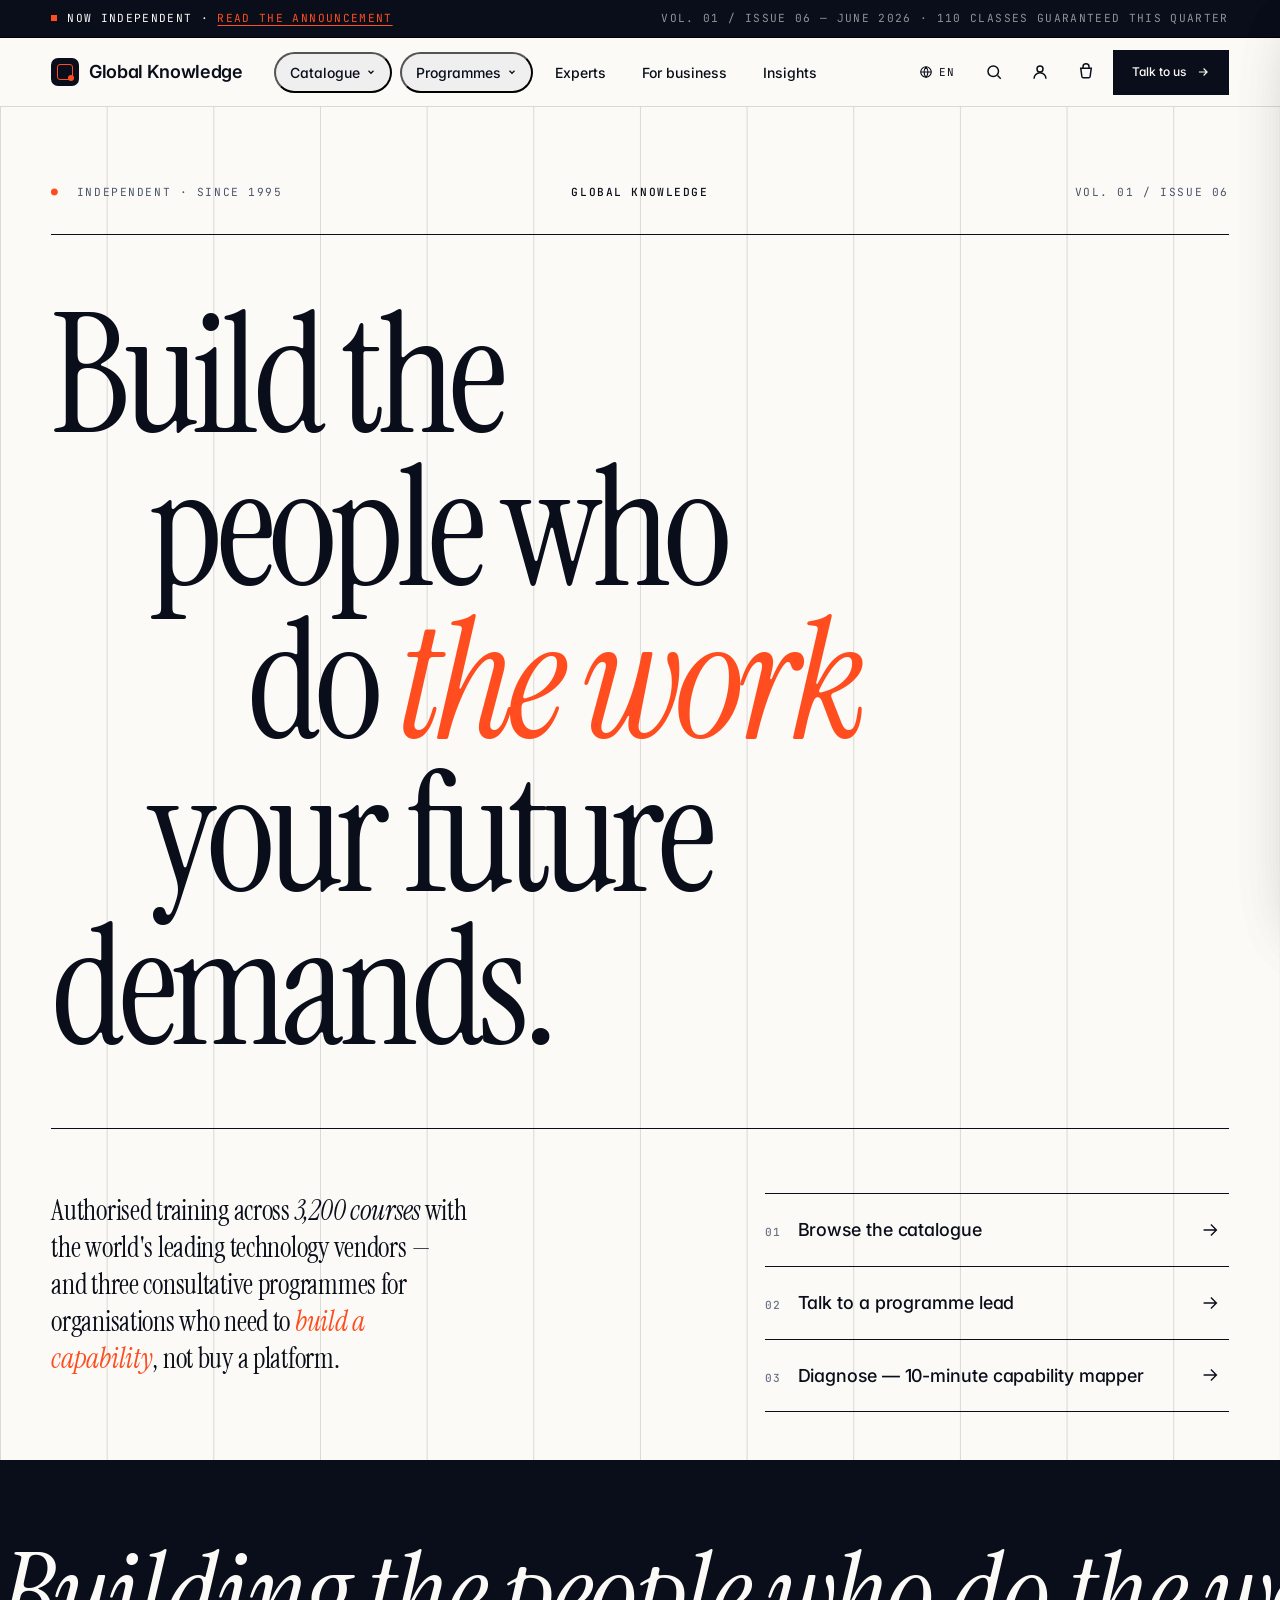
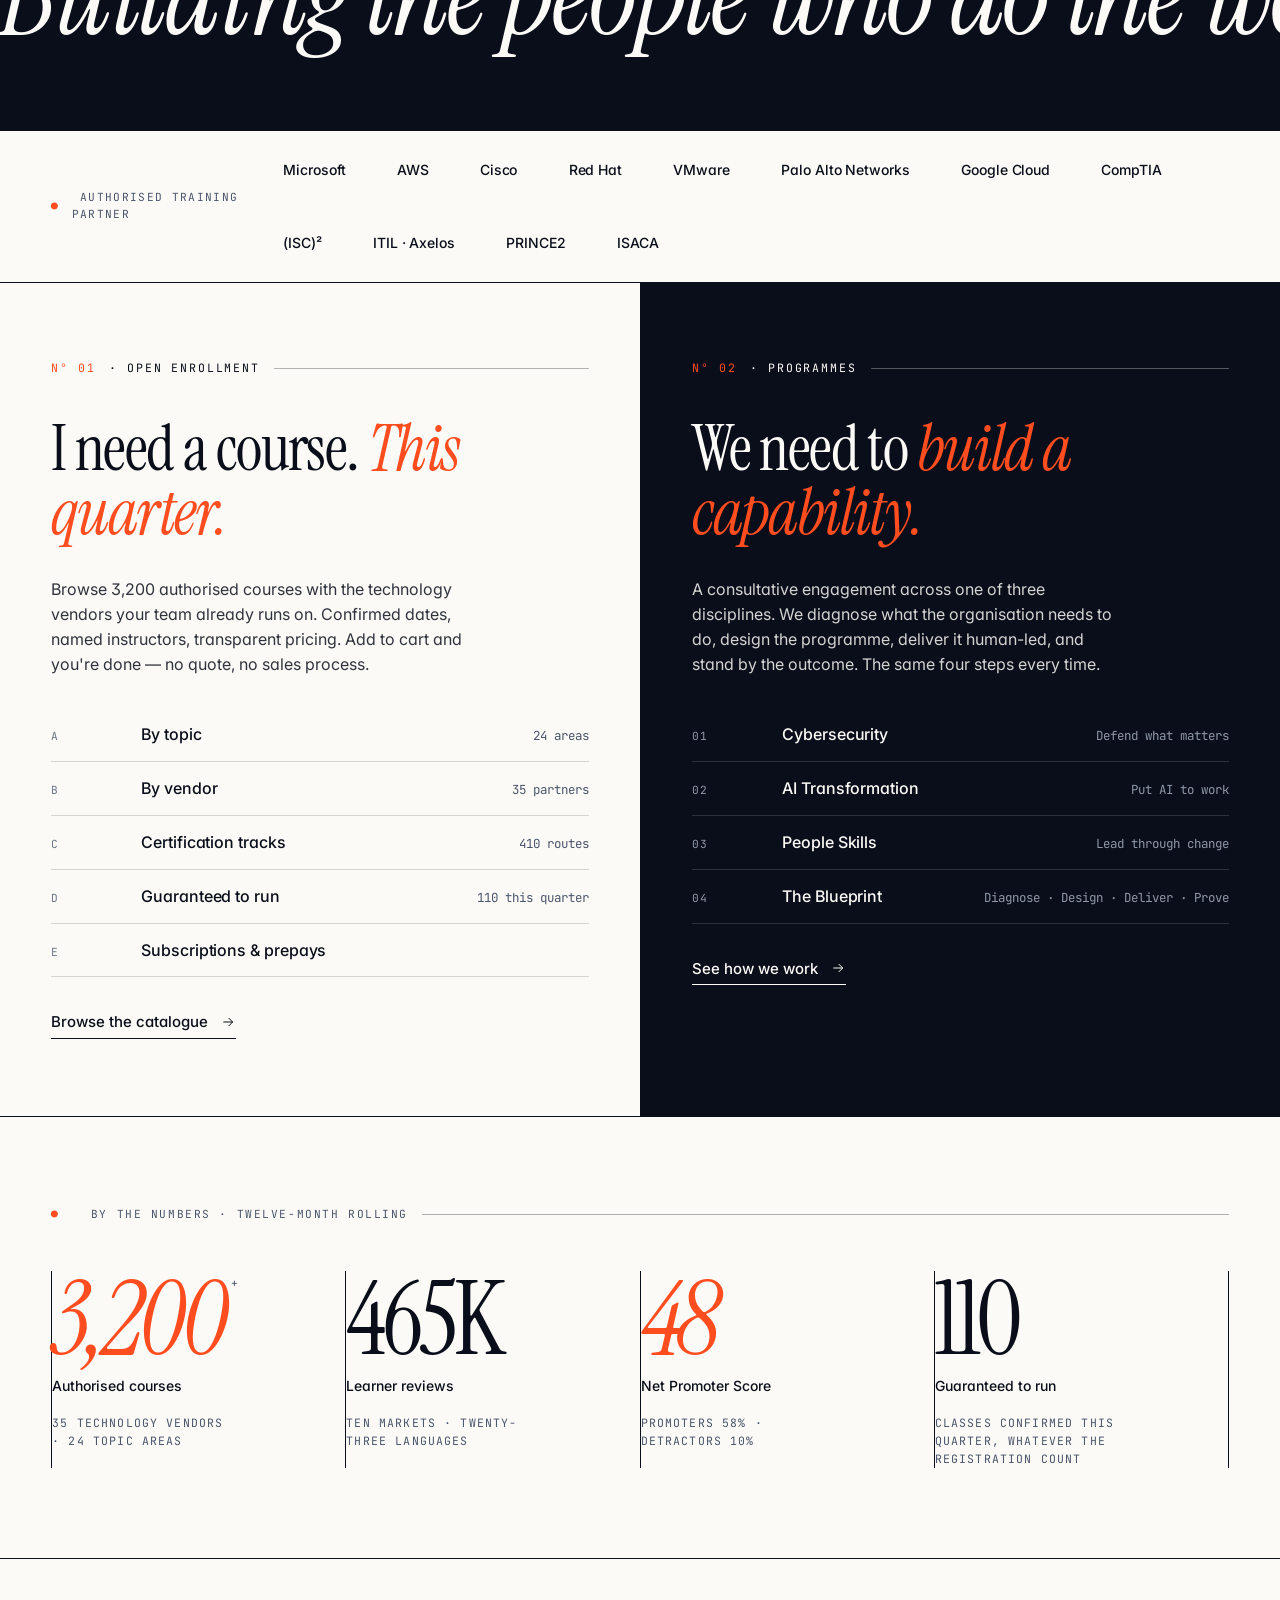
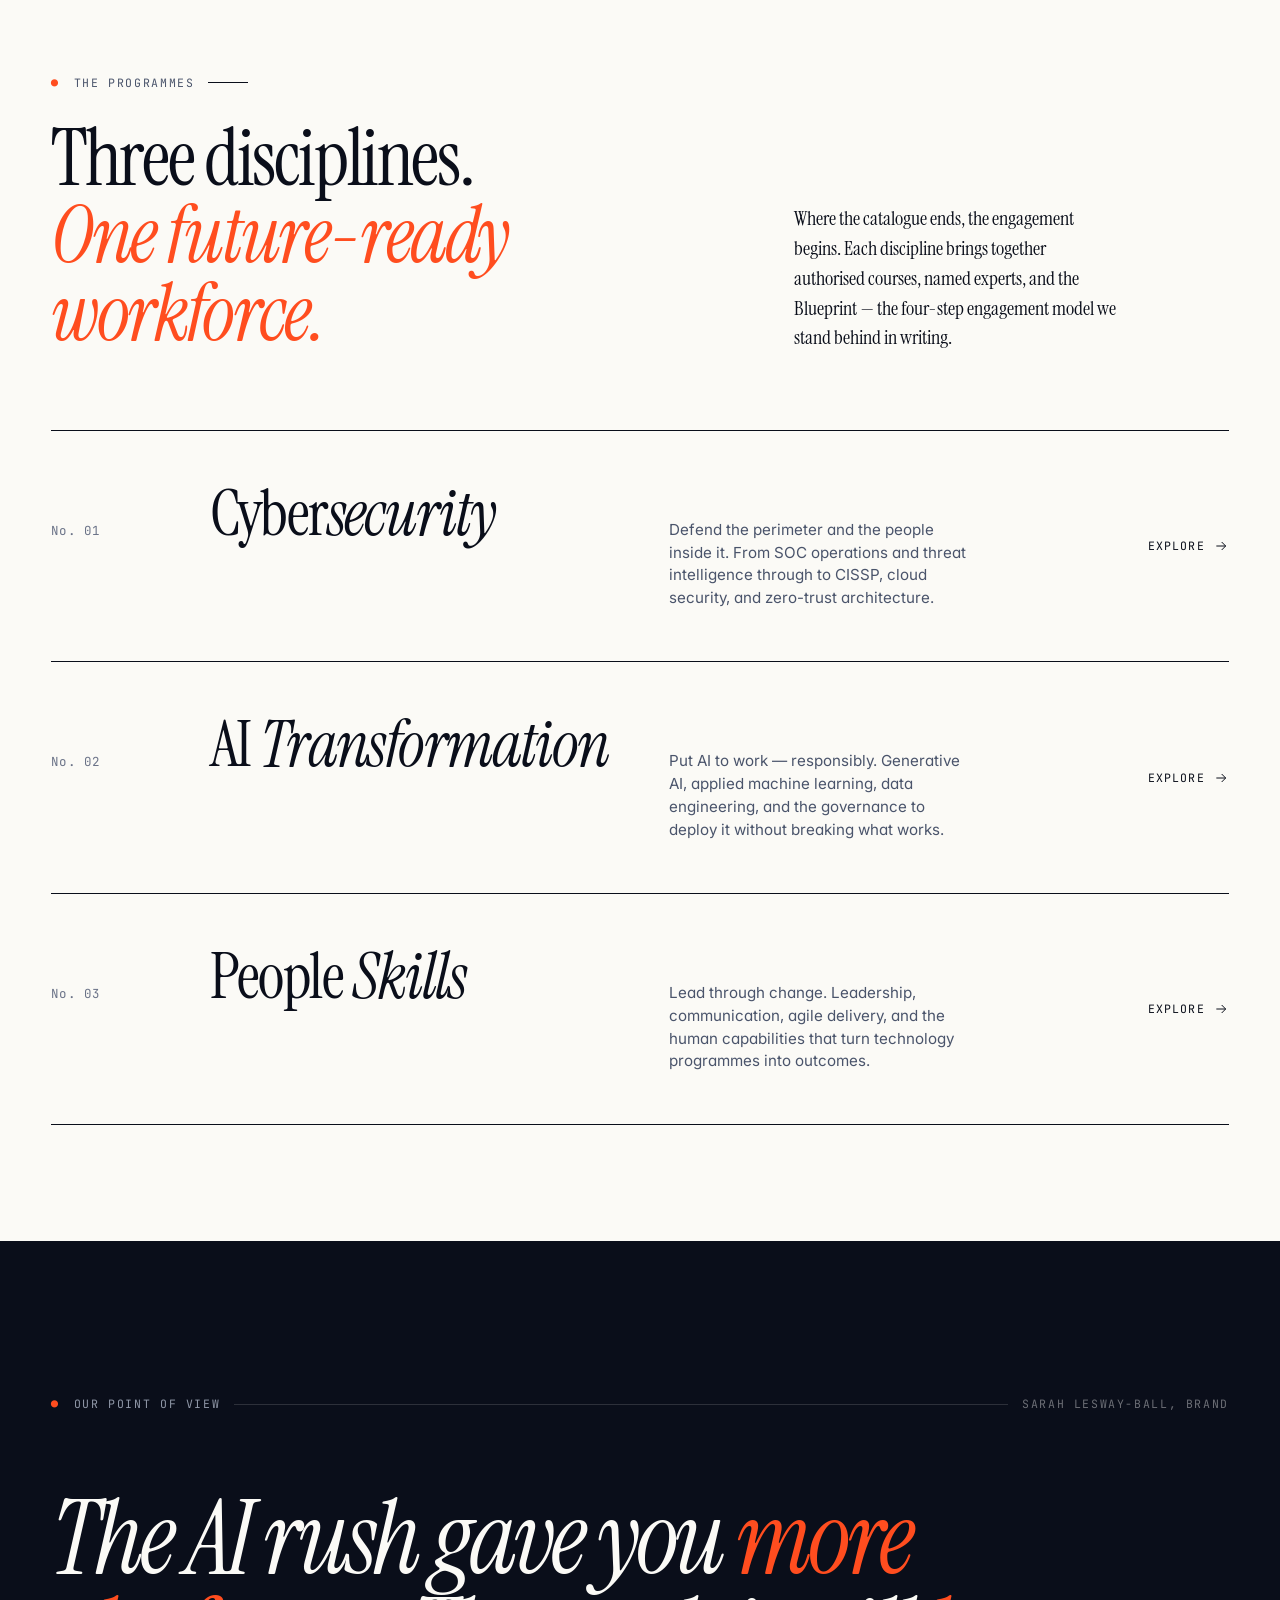
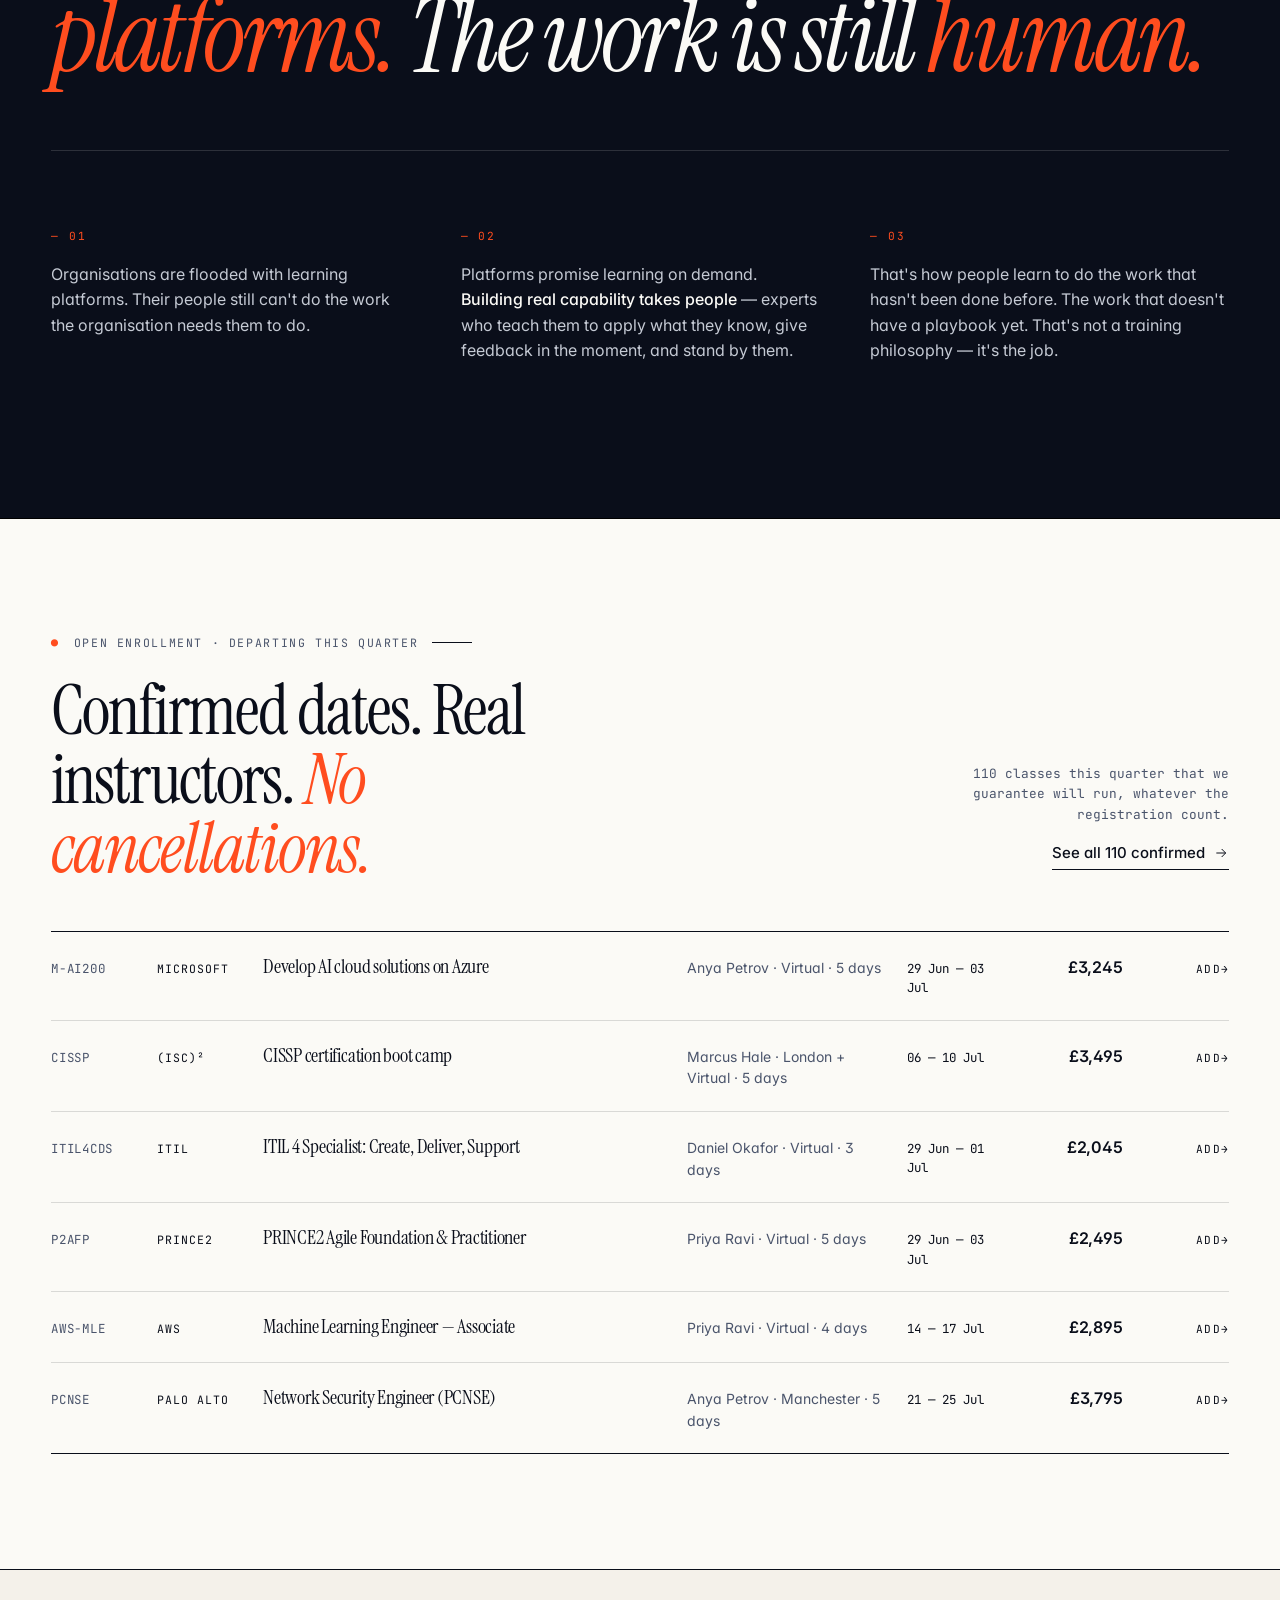
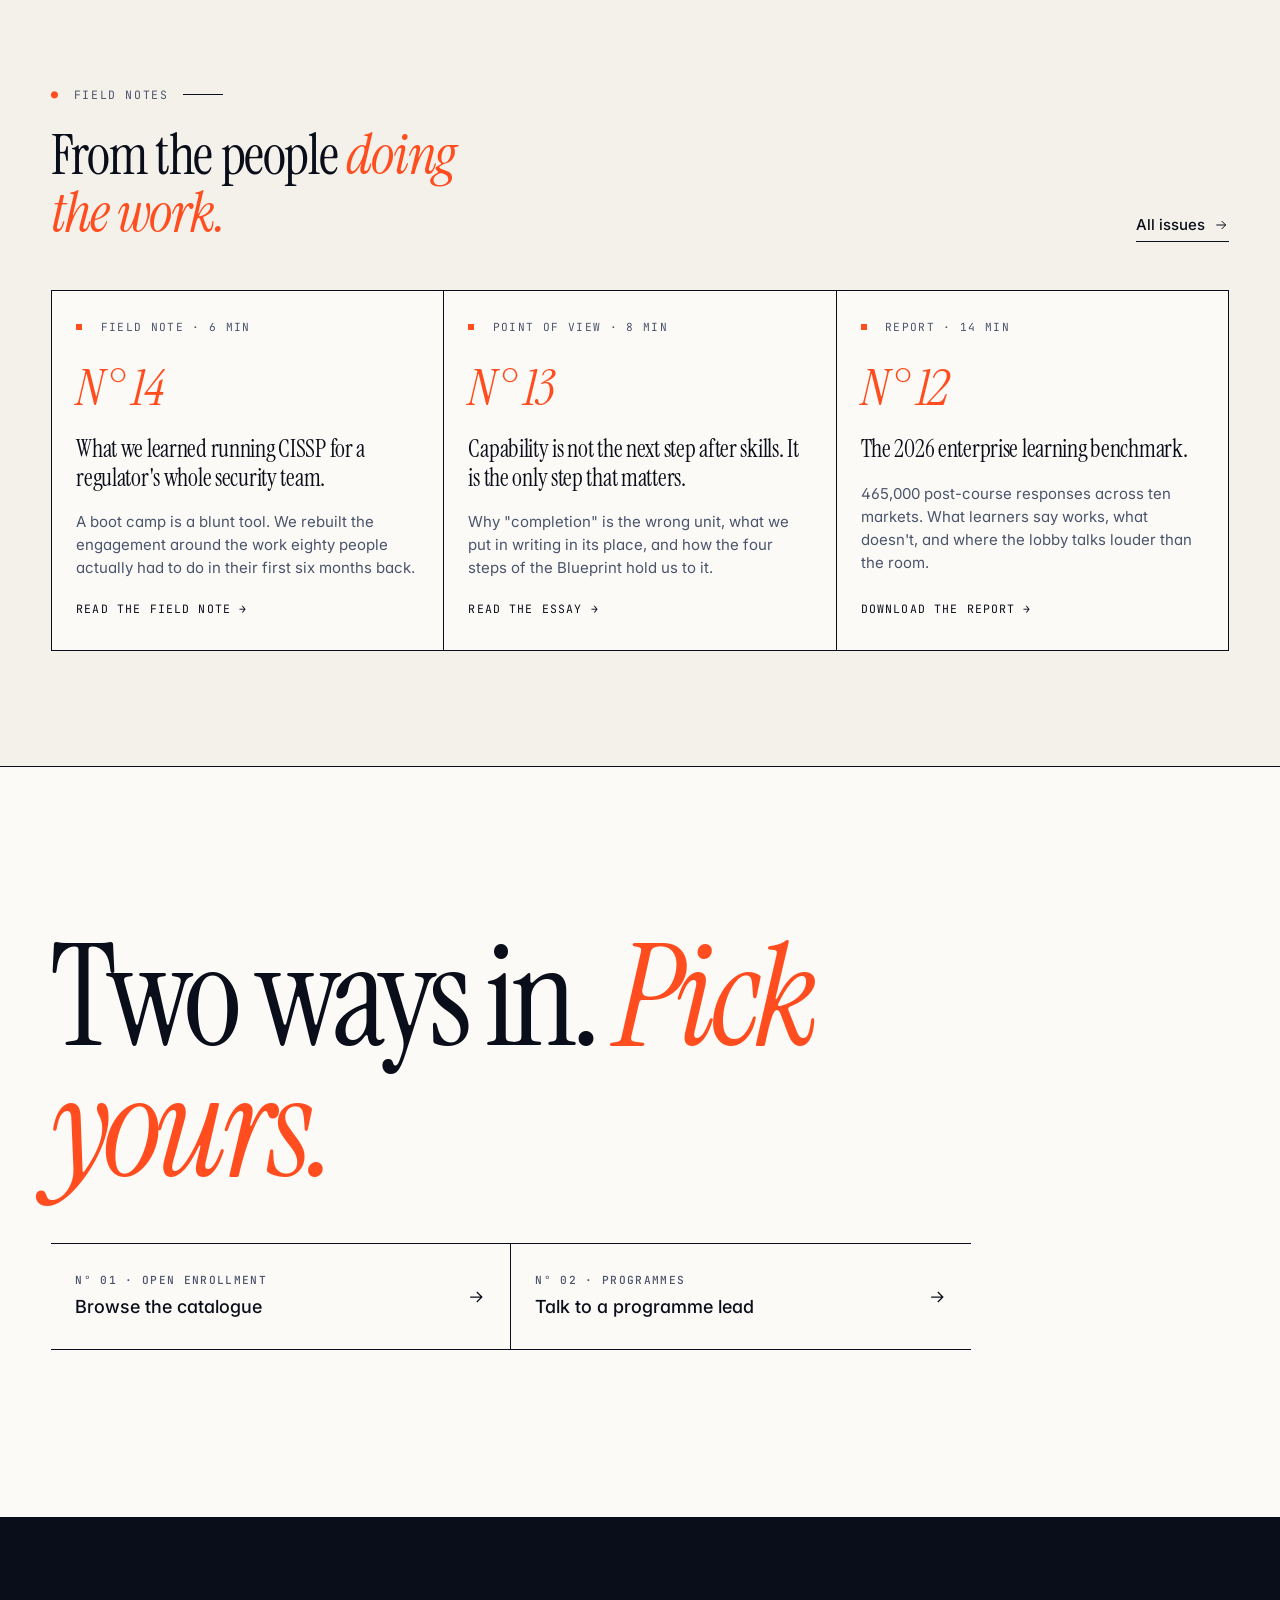
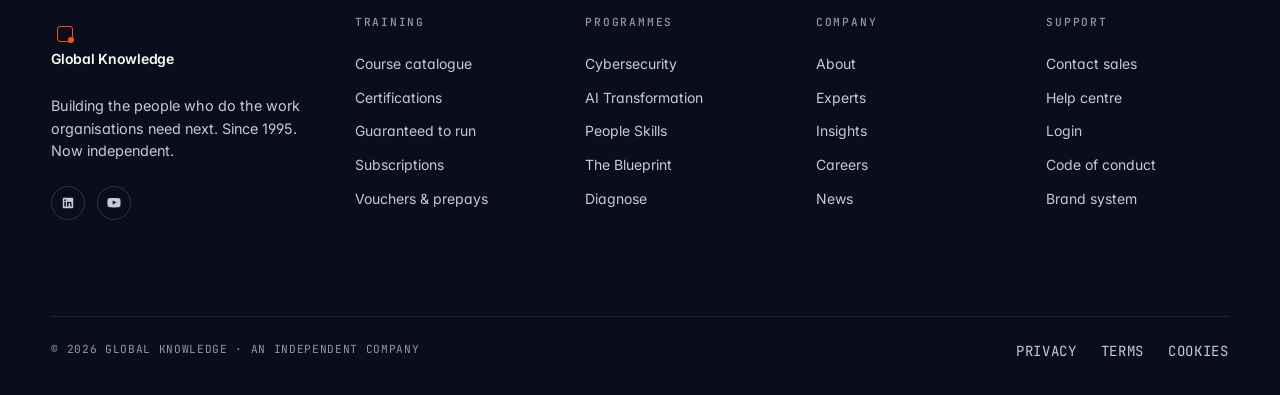
<file: index.v3.html>
<!doctype html>
<html lang="en">
<head>
<meta charset="utf-8" />
<meta name="viewport" content="width=device-width, initial-scale=1, viewport-fit=cover" />
<title>Global Knowledge — Build the people who do the work</title>
<meta name="description" content="Authorised training across 3,200 courses and three consultative programmes — Cybersecurity, AI Transformation, People Skills. Taught by people who do this work for a living." />

<link rel="preconnect" href="https://fonts.googleapis.com">
<link rel="preconnect" href="https://fonts.gstatic.com" crossorigin>
<link href="https://fonts.googleapis.com/css2?family=Inter:wght@400;500;600;700&family=Instrument+Serif:ital@0;1&family=JetBrains+Mono:wght@400;500;600&display=swap" rel="stylesheet">

<link rel="stylesheet" href="assets/css/tokens.css" />
<link rel="stylesheet" href="assets/css/base.css" />
<link rel="stylesheet" href="assets/css/components.css" />
<link rel="stylesheet" href="assets/css/home-v3.css" />
</head>
<body>

<!-- ============== TOPBAR ============== -->
<div class="topbar">
  <div class="container">
    <span><span class="pulse"></span>Now independent · <a href="about.html">Read the announcement</a></span>
    <span class="right">Vol. 01 / Issue 06 — June 2026 · 110 classes guaranteed this quarter</span>
  </div>
</div>

<!-- ============== NAV ============== -->
<header class="nav">
  <div class="container nav-inner">
    <a class="nav-logo" href="index.html" aria-label="Global Knowledge home">
      <span class="logo-mark" aria-hidden="true"></span>
      <span>Global Knowledge</span>
    </a>

    <nav aria-label="Primary">
      <ul class="nav-list">
        <li>
          <button class="nav-link" data-mega-trigger="training" aria-expanded="false" aria-haspopup="true">
            Catalogue
            <svg class="caret" viewBox="0 0 12 12" fill="none" stroke="currentColor" stroke-width="1.5"><path d="M3 4.5l3 3 3-3"/></svg>
          </button>
        </li>
        <li>
          <button class="nav-link" data-mega-trigger="programmes" aria-expanded="false" aria-haspopup="true">
            Programmes
            <svg class="caret" viewBox="0 0 12 12" fill="none" stroke="currentColor" stroke-width="1.5"><path d="M3 4.5l3 3 3-3"/></svg>
          </button>
        </li>
        <li><a class="nav-link" href="experts.html">Experts</a></li>
        <li><a class="nav-link" href="for-business.html">For business</a></li>
        <li><a class="nav-link" href="insights.html">Insights</a></li>
      </ul>
    </nav>

    <div class="nav-actions">
      <button class="lang-switch" data-drawer-open="lang" aria-label="Change language and region">
        <svg width="14" height="14" viewBox="0 0 24 24" fill="none" stroke="currentColor" stroke-width="2"><circle cx="12" cy="12" r="9"/><path d="M3 12h18M12 3a14 14 0 010 18M12 3a14 14 0 000 18"/></svg>
        <span data-lang-current>EN</span>
      </button>
      <button class="nav-icon-btn" aria-label="Search">
        <svg width="18" height="18" viewBox="0 0 24 24" fill="none" stroke="currentColor" stroke-width="2"><circle cx="11" cy="11" r="7"/><path d="M21 21l-4.3-4.3"/></svg>
      </button>
      <button class="nav-icon-btn" aria-label="Account">
        <svg width="18" height="18" viewBox="0 0 24 24" fill="none" stroke="currentColor" stroke-width="2"><circle cx="12" cy="8" r="4"/><path d="M4 21a8 8 0 0116 0"/></svg>
      </button>
      <button class="nav-icon-btn" aria-label="Open cart" data-drawer-open="cart">
        <svg width="18" height="18" viewBox="0 0 24 24" fill="none" stroke="currentColor" stroke-width="2"><path d="M5 7h14l-1.5 11a2 2 0 01-2 1.7H8.5a2 2 0 01-2-1.7L5 7zm3 0V5a4 4 0 018 0v2"/></svg>
        <span class="cart-count" data-cart-count>0</span>
      </button>
      <a class="btn btn-sm" href="for-business.html">
        Talk to us
        <svg class="arrow" viewBox="0 0 24 24" fill="none" stroke="currentColor" stroke-width="2"><path d="M5 12h14M13 6l6 6-6 6"/></svg>
      </a>
    </div>
  </div>

  <!-- Mega: Catalogue -->
  <div class="mega" data-mega="training">
    <div class="container mega-inner">
      <div class="mega-col">
        <h4>By topic</h4>
        <a class="mega-link" href="catalogue.html?t=ai">Artificial Intelligence <span class="sub">340 courses · 28 GTR</span></a>
        <a class="mega-link" href="catalogue.html?t=security">Cybersecurity <span class="sub">412 courses · 41 GTR</span></a>
        <a class="mega-link" href="catalogue.html?t=cloud">Cloud Computing <span class="sub">298 courses · 22 GTR</span></a>
        <a class="mega-link" href="catalogue.html?t=itsm">ITIL &amp; Service Management <span class="sub">86 courses · 14 GTR</span></a>
        <a class="mega-link" href="catalogue.html?t=pm">PRINCE2 &amp; Project Management</a>
        <a class="mega-link" href="catalogue.html?t=devops">DevOps &amp; Software Development</a>
        <a class="mega-link" href="catalogue.html"><strong>All 24 topics →</strong></a>
      </div>
      <div class="mega-col">
        <h4>By vendor</h4>
        <a class="mega-link" href="catalogue.html?v=microsoft">Microsoft <span class="sub">Authorised — 240 courses</span></a>
        <a class="mega-link" href="catalogue.html?v=aws">AWS <span class="sub">Advanced Partner</span></a>
        <a class="mega-link" href="catalogue.html?v=cisco">Cisco <span class="sub">Gold Learning Partner</span></a>
        <a class="mega-link" href="catalogue.html?v=redhat">Red Hat <span class="sub">Authorised — Premium subs</span></a>
        <a class="mega-link" href="catalogue.html?v=vmware">VMware</a>
        <a class="mega-link" href="catalogue.html?v=palo-alto">Palo Alto Networks</a>
        <a class="mega-link" href="catalogue.html"><strong>All 35 vendors →</strong></a>
      </div>
      <div class="mega-col">
        <h4>Buy &amp; book</h4>
        <a class="mega-link" href="events.html">Guaranteed to run <span class="sub">110 classes confirmed</span></a>
        <a class="mega-link" href="catalogue.html">Course catalogue <span class="sub">3,200+ courses</span></a>
        <a class="mega-link" href="certifications.html">Certification tracks</a>
        <a class="mega-link" href="#">Subscriptions <span class="sub">Polaris · Red Hat Premium</span></a>
        <a class="mega-link" href="#">Vouchers &amp; prepays</a>
        <a class="mega-link" href="#">Training credits</a>
      </div>
      <div class="mega-feature">
        <span class="label">This week</span>
        <h3>27 classes confirmed to run.</h3>
        <p>Cisco, Microsoft, ITIL, PRINCE2, Palo Alto. Book a seat without the cancellation risk.</p>
        <a href="events.html" class="btn btn-primary btn-sm" style="align-self: flex-start;">
          See the schedule
          <svg class="arrow" viewBox="0 0 24 24" fill="none" stroke="currentColor" stroke-width="2"><path d="M5 12h14M13 6l6 6-6 6"/></svg>
        </a>
      </div>
    </div>
  </div>

  <!-- Mega: Programmes -->
  <div class="mega" data-mega="programmes">
    <div class="container mega-inner">
      <div class="mega-col">
        <h4>The disciplines</h4>
        <a class="mega-link" href="programme-cybersecurity.html">Cybersecurity <span class="sub">Defend what matters</span></a>
        <a class="mega-link" href="programme-ai.html">AI Transformation <span class="sub">Put AI to work — responsibly</span></a>
        <a class="mega-link" href="programme-people.html">People Skills <span class="sub">Lead through change</span></a>
      </div>
      <div class="mega-col">
        <h4>The engagement</h4>
        <a class="mega-link" href="blueprint.html">The Blueprint <span class="sub">Diagnose · Design · Deliver · Prove</span></a>
        <a class="mega-link" href="diagnose.html">Diagnose <span class="sub">10-minute capability mapper</span></a>
        <a class="mega-link" href="case-studies.html">Case studies</a>
        <a class="mega-link" href="for-business.html">For business</a>
      </div>
      <div class="mega-col">
        <h4>By role</h4>
        <a class="mega-link" href="#">CIO / CTO</a>
        <a class="mega-link" href="#">CISO</a>
        <a class="mega-link" href="#">CHRO / L&amp;D</a>
        <a class="mega-link" href="#">Transformation lead</a>
        <a class="mega-link" href="#">Public sector</a>
      </div>
      <div class="mega-feature">
        <span class="label">Programme</span>
        <h3>Standing by it — what the contract says.</h3>
        <p>The four-step engagement model, the proof we deliver, and what we put in writing about outcomes.</p>
        <a href="blueprint.html" class="btn btn-primary btn-sm" style="align-self: flex-start;">
          Read the Blueprint
          <svg class="arrow" viewBox="0 0 24 24" fill="none" stroke="currentColor" stroke-width="2"><path d="M5 12h14M13 6l6 6-6 6"/></svg>
        </a>
      </div>
    </div>
  </div>
</header>

<!-- ============== HERO ============== -->
<section class="hero-v3">
  <div class="container">
    <div class="hero-v3-meta">
      <span><span class="marker">●</span>&nbsp;&nbsp;Independent · since 1995</span>
      <span class="center">Global Knowledge</span>
      <span class="right">Vol. 01 / Issue 06</span>
    </div>

    <h1 class="hero-v3-title">
      <span class="line">Build the</span>
      <span class="line indent-2">people who</span>
      <span class="line indent-4">do <em>the work</em></span>
      <span class="line indent-2">your future</span>
      <span class="line">demands.</span>
    </h1>

    <div class="hero-v3-foot">
      <p class="lede">
        Authorised training across <em>3,200 courses</em> with the world's leading technology vendors — and three consultative programmes for organisations who need to <span class="accent">build a capability</span>, not buy a platform.
      </p>

      <div class="cta-stack">
        <a href="catalogue.html">
          <span class="label-side">
            <span class="ix">01</span>
            Browse the catalogue
          </span>
          <svg class="arrow" viewBox="0 0 24 24" fill="none" stroke="currentColor" stroke-width="1.5"><path d="M5 12h14M13 6l6 6-6 6"/></svg>
        </a>
        <a href="for-business.html">
          <span class="label-side">
            <span class="ix">02</span>
            Talk to a programme lead
          </span>
          <svg class="arrow" viewBox="0 0 24 24" fill="none" stroke="currentColor" stroke-width="1.5"><path d="M5 12h14M13 6l6 6-6 6"/></svg>
        </a>
        <a href="diagnose.html">
          <span class="label-side">
            <span class="ix">03</span>
            Diagnose — 10-minute capability mapper
          </span>
          <svg class="arrow" viewBox="0 0 24 24" fill="none" stroke="currentColor" stroke-width="1.5"><path d="M5 12h14M13 6l6 6-6 6"/></svg>
        </a>
      </div>
    </div>
  </div>
</section>

<!-- ============== TICKER ============== -->
<section class="ticker" aria-hidden="true">
  <div class="ticker-track">
    <span>Building&nbsp;the&nbsp;people&nbsp;who&nbsp;do&nbsp;the&nbsp;work<span class="dot"></span></span>
    <span>Authorised&nbsp;by&nbsp;Microsoft,&nbsp;AWS,&nbsp;Cisco,&nbsp;Red&nbsp;Hat<span class="dot"></span></span>
    <span>Taught&nbsp;by&nbsp;practitioners,&nbsp;not&nbsp;trainers<span class="dot"></span></span>
    <span>Since&nbsp;1995.&nbsp;Now&nbsp;independent<span class="dot"></span></span>
    <!-- duplicate for seamless loop -->
    <span>Building&nbsp;the&nbsp;people&nbsp;who&nbsp;do&nbsp;the&nbsp;work<span class="dot"></span></span>
    <span>Authorised&nbsp;by&nbsp;Microsoft,&nbsp;AWS,&nbsp;Cisco,&nbsp;Red&nbsp;Hat<span class="dot"></span></span>
    <span>Taught&nbsp;by&nbsp;practitioners,&nbsp;not&nbsp;trainers<span class="dot"></span></span>
    <span>Since&nbsp;1995.&nbsp;Now&nbsp;independent<span class="dot"></span></span>
  </div>
</section>

<!-- ============== PARTNERS ============== -->
<section class="partners-v3">
  <div class="container partners-v3-inner">
    <div class="partners-v3-label"><span class="marker">●</span>&nbsp;Authorised training partner</div>
    <div class="partners-v3-row">
      <span>Microsoft</span>
      <span>AWS</span>
      <span>Cisco</span>
      <span>Red Hat</span>
      <span>VMware</span>
      <span>Palo Alto Networks</span>
      <span>Google Cloud</span>
      <span>CompTIA</span>
      <span>(ISC)²</span>
      <span>ITIL · Axelos</span>
      <span>PRINCE2</span>
      <span>ISACA</span>
    </div>
  </div>
</section>

<!-- ============== INDEX PAIR (two flows) ============== -->
<section class="index-pair">
  <!-- Left: open enrollment -->
  <div class="ip-col">
    <div class="ip-num"><span class="marker">N° 01</span> · Open enrollment <span class="rule"></span></div>
    <h2 class="ip-title">I need a course. <em>This quarter.</em></h2>
    <p class="ip-body">
      Browse 3,200 authorised courses with the technology vendors your team already runs on. Confirmed dates, named instructors, transparent pricing. Add to cart and you're done — no quote, no sales process.
    </p>
    <table class="ip-table">
      <tr><td class="tag">A</td><td class="thing">By topic</td><td class="qty">24 areas</td></tr>
      <tr><td class="tag">B</td><td class="thing">By vendor</td><td class="qty">35 partners</td></tr>
      <tr><td class="tag">C</td><td class="thing">Certification tracks</td><td class="qty">410 routes</td></tr>
      <tr><td class="tag">D</td><td class="thing">Guaranteed to run</td><td class="qty">110 this quarter</td></tr>
      <tr><td class="tag">E</td><td class="thing">Subscriptions &amp; prepays</td><td class="qty"></td></tr>
    </table>
    <a href="catalogue.html" class="ip-link">
      Browse the catalogue
      <svg class="arrow" viewBox="0 0 24 24" fill="none" stroke="currentColor" stroke-width="1.5"><path d="M5 12h14M13 6l6 6-6 6"/></svg>
    </a>
  </div>

  <!-- Right: programmes -->
  <div class="ip-col dark">
    <div class="ip-num"><span class="marker">N° 02</span> · Programmes <span class="rule"></span></div>
    <h2 class="ip-title">We need to <em>build a capability.</em></h2>
    <p class="ip-body">
      A consultative engagement across one of three disciplines. We diagnose what the organisation needs to do, design the programme, deliver it human-led, and stand by the outcome. The same four steps every time.
    </p>
    <table class="ip-table">
      <tr><td class="tag">01</td><td class="thing">Cybersecurity</td><td class="qty">Defend what matters</td></tr>
      <tr><td class="tag">02</td><td class="thing">AI Transformation</td><td class="qty">Put AI to work</td></tr>
      <tr><td class="tag">03</td><td class="thing">People Skills</td><td class="qty">Lead through change</td></tr>
      <tr><td class="tag">04</td><td class="thing">The Blueprint</td><td class="qty">Diagnose · Design · Deliver · Prove</td></tr>
    </table>
    <a href="for-business.html" class="ip-link">
      See how we work
      <svg class="arrow" viewBox="0 0 24 24" fill="none" stroke="currentColor" stroke-width="1.5"><path d="M5 12h14M13 6l6 6-6 6"/></svg>
    </a>
  </div>
</section>

<!-- ============== STATS ============== -->
<section class="stats">
  <div class="container">
    <div class="stats-head"><span class="marker">●</span>&nbsp;&nbsp;By the numbers · twelve-month rolling <span class="rule"></span></div>
    <div class="stats-grid">
      <div class="stat-cell">
        <p class="figure"><em>3,200</em><span class="sup">+</span></p>
        <p class="sub">Authorised courses</p>
        <p class="label">35 technology vendors · 24 topic areas</p>
      </div>
      <div class="stat-cell">
        <p class="figure">465K</p>
        <p class="sub">Learner reviews</p>
        <p class="label">Ten markets · twenty-three languages</p>
      </div>
      <div class="stat-cell">
        <p class="figure"><em>48</em></p>
        <p class="sub">Net Promoter Score</p>
        <p class="label">Promoters 58% · detractors 10%</p>
      </div>
      <div class="stat-cell">
        <p class="figure">110</p>
        <p class="sub">Guaranteed to run</p>
        <p class="label">Classes confirmed this quarter, whatever the registration count</p>
      </div>
    </div>
  </div>
</section>

<!-- ============== DISCIPLINES — TABLE OF CONTENTS ============== -->
<section class="toc">
  <div class="container">
    <header class="toc-head">
      <div>
        <div class="eyebrow"><span class="marker">●</span> The programmes <span class="rule"></span></div>
        <h2>Three disciplines.<br/><em>One future-ready workforce.</em></h2>
      </div>
      <p class="desc">
        Where the catalogue ends, the engagement begins. Each discipline brings together authorised courses, named experts, and the Blueprint — the four-step engagement model we stand behind in writing.
      </p>
    </header>

    <a href="programme-cybersecurity.html" class="toc-row" style="text-decoration: none; color: inherit; display: grid;">
      <span class="n">No. 01</span>
      <h3>Cyber<em>security</em></h3>
      <p>Defend the perimeter and the people inside it. From SOC operations and threat intelligence through to CISSP, cloud security, and zero-trust architecture.</p>
      <span class="open">
        Explore
        <svg class="arrow" viewBox="0 0 24 24" fill="none" stroke="currentColor" stroke-width="1.5"><path d="M5 12h14M13 6l6 6-6 6"/></svg>
      </span>
    </a>

    <a href="programme-ai.html" class="toc-row" style="text-decoration: none; color: inherit; display: grid;">
      <span class="n">No. 02</span>
      <h3>AI <em>Transformation</em></h3>
      <p>Put AI to work — responsibly. Generative AI, applied machine learning, data engineering, and the governance to deploy it without breaking what works.</p>
      <span class="open">
        Explore
        <svg class="arrow" viewBox="0 0 24 24" fill="none" stroke="currentColor" stroke-width="1.5"><path d="M5 12h14M13 6l6 6-6 6"/></svg>
      </span>
    </a>

    <a href="programme-people.html" class="toc-row" style="text-decoration: none; color: inherit; display: grid;">
      <span class="n">No. 03</span>
      <h3>People <em>Skills</em></h3>
      <p>Lead through change. Leadership, communication, agile delivery, and the human capabilities that turn technology programmes into outcomes.</p>
      <span class="open">
        Explore
        <svg class="arrow" viewBox="0 0 24 24" fill="none" stroke="currentColor" stroke-width="1.5"><path d="M5 12h14M13 6l6 6-6 6"/></svg>
      </span>
    </a>
  </div>
</section>

<!-- ============== POV ============== -->
<section class="pov-v3">
  <div class="container">
    <div class="head">
      <span class="marker">●</span> Our point of view <span class="rule"></span> <span class="right">Sarah Lesway-Ball, Brand</span>
    </div>

    <p class="statement">
      The AI rush gave you <em>more platforms.</em> The work is still <em>human.</em>
    </p>

    <div class="columns">
      <div>
        <span class="num">— 01</span>
        <p>Organisations are flooded with learning platforms. Their people still can't do the work the organisation needs them to do.</p>
      </div>
      <div>
        <span class="num">— 02</span>
        <p>Platforms promise learning on demand. <strong>Building real capability takes people</strong> — experts who teach them to apply what they know, give feedback in the moment, and stand by them.</p>
      </div>
      <div>
        <span class="num">— 03</span>
        <p>That's how people learn to do the work that hasn't been done before. The work that doesn't have a playbook yet. That's not a training philosophy — it's the job.</p>
      </div>
    </div>
  </div>
</section>

<!-- ============== TIMETABLE (GTR) ============== -->
<section class="timetable">
  <div class="container">
    <header class="tt-head">
      <div>
        <div class="eyebrow"><span class="marker">●</span> Open enrollment · departing this quarter <span class="rule"></span></div>
        <h2>Confirmed dates. Real instructors. <em>No cancellations.</em></h2>
      </div>
      <p class="meta">
        110 classes this quarter that we<br/>
        guarantee will run, whatever the<br/>
        registration count.<br/>
        <a href="events.html">See all 110 confirmed
          <svg class="arrow" viewBox="0 0 24 24" fill="none" stroke="currentColor" stroke-width="1.5"><path d="M5 12h14M13 6l6 6-6 6"/></svg>
        </a>
      </p>
    </header>

    <div class="tt">
      <div class="tt-row">
        <span class="code">M-AI200</span>
        <span class="vendor">Microsoft</span>
        <span class="title">Develop AI cloud solutions on Azure</span>
        <span class="instr">Anya Petrov · Virtual · 5 days</span>
        <span class="date">29 Jun — 03 Jul</span>
        <span class="price">£3,245</span>
        <button class="add" data-add-to-cart data-code="M-AI200" data-vendor="Microsoft"
          data-title="Develop AI cloud solutions on Azure"
          data-date="29 Jun – 03 Jul 2026" data-modality="Virtual" data-location="Virtual"
          data-price="£3,245" data-price-value="3245" data-color="#0078D4">Add</button>
      </div>

      <div class="tt-row">
        <span class="code">CISSP</span>
        <span class="vendor">(ISC)²</span>
        <span class="title">CISSP certification boot camp</span>
        <span class="instr">Marcus Hale · London + Virtual · 5 days</span>
        <span class="date">06 — 10 Jul</span>
        <span class="price">£3,495</span>
        <button class="add" data-add-to-cart data-code="CISSP" data-vendor="(ISC)²"
          data-title="CISSP certification boot camp"
          data-date="06 – 10 Jul 2026" data-modality="Hybrid" data-location="London"
          data-price="£3,495" data-price-value="3495" data-color="#C8102E">Add</button>
      </div>

      <div class="tt-row">
        <span class="code">ITIL4CDS</span>
        <span class="vendor">ITIL</span>
        <span class="title">ITIL 4 Specialist: Create, Deliver, Support</span>
        <span class="instr">Daniel Okafor · Virtual · 3 days</span>
        <span class="date">29 Jun — 01 Jul</span>
        <span class="price">£2,045</span>
        <button class="add" data-add-to-cart data-code="ITIL4CDS" data-vendor="ITIL"
          data-title="ITIL 4 Specialist: Create, Deliver, Support"
          data-date="29 Jun – 01 Jul 2026" data-modality="Virtual" data-location="Virtual"
          data-price="£2,045" data-price-value="2045" data-color="#15803D">Add</button>
      </div>

      <div class="tt-row">
        <span class="code">P2AFP</span>
        <span class="vendor">PRINCE2</span>
        <span class="title">PRINCE2 Agile Foundation &amp; Practitioner</span>
        <span class="instr">Priya Ravi · Virtual · 5 days</span>
        <span class="date">29 Jun — 03 Jul</span>
        <span class="price">£2,495</span>
        <button class="add" data-add-to-cart data-code="P2AFP" data-vendor="PRINCE2"
          data-title="PRINCE2 Agile Foundation &amp; Practitioner"
          data-date="29 Jun – 03 Jul 2026" data-modality="Virtual" data-location="Virtual"
          data-price="£2,495" data-price-value="2495" data-color="#6B7280">Add</button>
      </div>

      <div class="tt-row">
        <span class="code">AWS-MLE</span>
        <span class="vendor">AWS</span>
        <span class="title">Machine Learning Engineer — Associate</span>
        <span class="instr">Priya Ravi · Virtual · 4 days</span>
        <span class="date">14 — 17 Jul</span>
        <span class="price">£2,895</span>
        <button class="add" data-add-to-cart data-code="AWS-MLE" data-vendor="AWS"
          data-title="AWS Machine Learning Engineer — Associate"
          data-date="14 – 17 Jul 2026" data-modality="Virtual" data-location="Virtual"
          data-price="£2,895" data-price-value="2895" data-color="#FF9900">Add</button>
      </div>

      <div class="tt-row">
        <span class="code">PCNSE</span>
        <span class="vendor">Palo Alto</span>
        <span class="title">Network Security Engineer (PCNSE)</span>
        <span class="instr">Anya Petrov · Manchester · 5 days</span>
        <span class="date">21 — 25 Jul</span>
        <span class="price">£3,795</span>
        <button class="add" data-add-to-cart data-code="PCNSE" data-vendor="Palo Alto"
          data-title="Palo Alto Network Security Engineer (PCNSE)"
          data-date="21 – 25 Jul 2026" data-modality="Classroom" data-location="Manchester"
          data-price="£3,795" data-price-value="3795" data-color="#FA582D">Add</button>
      </div>
    </div>
  </div>
</section>

<!-- ============== INSIGHTS ============== -->
<section class="issues">
  <div class="container">
    <header class="issues-head">
      <div>
        <div class="eyebrow"><span class="marker">●</span> Field notes <span class="rule"></span></div>
        <h2>From the people <em>doing the work.</em></h2>
      </div>
      <a href="insights.html" class="head-link">
        All issues
        <svg class="arrow" viewBox="0 0 24 24" fill="none" stroke="currentColor" stroke-width="1.5"><path d="M5 12h14M13 6l6 6-6 6"/></svg>
      </a>
    </header>

    <div class="issue-grid">
      <a href="#" class="issue">
        <div class="issue-meta"><span class="marker"></span>&nbsp;Field note · 6 min</div>
        <div class="issue-no">N°&nbsp;14</div>
        <h3>What we learned running CISSP for a regulator's whole security team.</h3>
        <p>A boot camp is a blunt tool. We rebuilt the engagement around the work eighty people actually had to do in their first six months back.</p>
        <span class="issue-arrow">Read the field note</span>
      </a>

      <a href="#" class="issue">
        <div class="issue-meta"><span class="marker"></span>&nbsp;Point of view · 8 min</div>
        <div class="issue-no">N°&nbsp;13</div>
        <h3>Capability is not the next step after skills. It is the only step that matters.</h3>
        <p>Why "completion" is the wrong unit, what we put in writing in its place, and how the four steps of the Blueprint hold us to it.</p>
        <span class="issue-arrow">Read the essay</span>
      </a>

      <a href="#" class="issue">
        <div class="issue-meta"><span class="marker"></span>&nbsp;Report · 14 min</div>
        <div class="issue-no">N°&nbsp;12</div>
        <h3>The 2026 enterprise learning benchmark.</h3>
        <p>465,000 post-course responses across ten markets. What learners say works, what doesn't, and where the lobby talks louder than the room.</p>
        <span class="issue-arrow">Download the report</span>
      </a>
    </div>
  </div>
</section>

<!-- ============== CODA (final CTA) ============== -->
<section class="coda">
  <div class="container">
    <h2>Two ways in. <em>Pick yours.</em></h2>
    <div class="ways">
      <a href="catalogue.html">
        <span class="both">
          <span class="label">N° 01 · Open enrollment</span>
          Browse the catalogue
        </span>
        <svg class="arrow" viewBox="0 0 24 24" fill="none" stroke="currentColor" stroke-width="1.5"><path d="M5 12h14M13 6l6 6-6 6"/></svg>
      </a>
      <a href="for-business.html">
        <span class="both">
          <span class="label">N° 02 · Programmes</span>
          Talk to a programme lead
        </span>
        <svg class="arrow" viewBox="0 0 24 24" fill="none" stroke="currentColor" stroke-width="1.5"><path d="M5 12h14M13 6l6 6-6 6"/></svg>
      </a>
    </div>
  </div>
</section>

<!-- ============== FOOTER ============== -->
<footer class="footer">
  <div class="container">
    <div class="footer-grid">
      <div>
        <a class="nav-logo" href="index.html" style="color: var(--paper-50); margin-bottom: 20px;">
          <span class="logo-mark"></span>
          <span>Global Knowledge</span>
        </a>
        <p style="color: var(--ink-200); font-size: 0.9rem; line-height: 1.55; max-width: 32ch;">
          Building the people who do the work organisations need next. Since 1995. Now independent.
        </p>
        <div style="margin-top: 24px; display: flex; gap: 12px;">
          <a href="#" aria-label="LinkedIn" style="width: 34px; height: 34px; border-radius: 50%; border: 1px solid rgba(255,255,255,0.15); display: grid; place-items: center; padding: 0;">
            <svg width="14" height="14" viewBox="0 0 24 24" fill="currentColor"><path d="M19 3H5a2 2 0 00-2 2v14a2 2 0 002 2h14a2 2 0 002-2V5a2 2 0 00-2-2zM8.3 18H5.7v-8h2.6v8zM7 8.7a1.5 1.5 0 11.01-3.01A1.5 1.5 0 017 8.7zM18.3 18h-2.6v-4.3c0-1.1-.4-1.8-1.4-1.8-.8 0-1.2.5-1.4 1V18h-2.6v-8h2.5v1.1c.4-.6 1-1.3 2.3-1.3 1.7 0 3 1.1 3 3.4V18z"/></svg>
          </a>
          <a href="#" aria-label="YouTube" style="width: 34px; height: 34px; border-radius: 50%; border: 1px solid rgba(255,255,255,0.15); display: grid; place-items: center; padding: 0;">
            <svg width="14" height="14" viewBox="0 0 24 24" fill="currentColor"><path d="M23 7s-.2-1.5-.8-2.2c-.8-.9-1.7-.9-2.1-1C17 3.5 12 3.5 12 3.5s-5 0-8.1.3c-.4 0-1.3 0-2.1 1C1.2 5.5 1 7 1 7S.7 8.7.7 10.5v2c0 1.8.3 3.5.3 3.5s.2 1.5.8 2.2c.8.9 1.9.9 2.4 1 1.8.2 7.8.3 7.8.3s5 0 8.1-.3c.4 0 1.3-.1 2.1-1 .6-.7.8-2.2.8-2.2s.2-1.7.2-3.5v-2C23.2 8.7 23 7 23 7zM9.8 14.4V7.7l6.4 3.4-6.4 3.3z"/></svg>
          </a>
        </div>
      </div>

      <div>
        <h4>Training</h4>
        <a href="catalogue.html">Course catalogue</a>
        <a href="certifications.html">Certifications</a>
        <a href="events.html">Guaranteed to run</a>
        <a href="#">Subscriptions</a>
        <a href="#">Vouchers &amp; prepays</a>
      </div>
      <div>
        <h4>Programmes</h4>
        <a href="programme-cybersecurity.html">Cybersecurity</a>
        <a href="programme-ai.html">AI Transformation</a>
        <a href="programme-people.html">People Skills</a>
        <a href="blueprint.html">The Blueprint</a>
        <a href="diagnose.html">Diagnose</a>
      </div>
      <div>
        <h4>Company</h4>
        <a href="about.html">About</a>
        <a href="experts.html">Experts</a>
        <a href="insights.html">Insights</a>
        <a href="#">Careers</a>
        <a href="#">News</a>
      </div>
      <div>
        <h4>Support</h4>
        <a href="for-business.html">Contact sales</a>
        <a href="#">Help centre</a>
        <a href="#">Login</a>
        <a href="#">Code of conduct</a>
        <a href="brand.html">Brand system</a>
      </div>
    </div>
    <div class="footer-bottom">
      <span>© 2026 Global Knowledge · An independent company</span>
      <span style="display: flex; gap: 24px;">
        <a href="#" style="padding: 0;">Privacy</a>
        <a href="#" style="padding: 0;">Terms</a>
        <a href="#" style="padding: 0;">Cookies</a>
      </span>
    </div>
  </div>
</footer>

<!-- ============== DRAWERS ============== -->
<div class="backdrop" data-backdrop></div>
<aside class="drawer" data-drawer="cart" aria-label="Cart">
  <div class="drawer-header">
    <h2>Your cart</h2>
    <button class="icon-close" data-drawer-close aria-label="Close cart">
      <svg width="16" height="16" viewBox="0 0 24 24" fill="none" stroke="currentColor" stroke-width="2"><path d="M6 6l12 12M6 18L18 6"/></svg>
    </button>
  </div>
  <div class="drawer-body" data-cart-list></div>
  <div class="drawer-footer">
    <div style="display: flex; justify-content: space-between; margin-bottom: 16px;">
      <span class="t-mono" style="font-size: 0.75rem; letter-spacing: 0.1em; color: var(--fg-muted);">SUBTOTAL · EX VAT</span>
      <span style="font-family: var(--font-display); font-weight: 600; font-size: 1.25rem;" data-cart-total>£0</span>
    </div>
    <a href="checkout.html" class="btn btn-primary" style="width: 100%; justify-content: center;">
      Checkout
      <svg class="arrow" viewBox="0 0 24 24" fill="none" stroke="currentColor" stroke-width="2"><path d="M5 12h14M13 6l6 6-6 6"/></svg>
    </a>
  </div>
</aside>

<aside class="drawer" data-drawer="lang" aria-label="Language and region">
  <div class="drawer-header">
    <h2>Region &amp; language</h2>
    <button class="icon-close" data-drawer-close aria-label="Close">
      <svg width="16" height="16" viewBox="0 0 24 24" fill="none" stroke="currentColor" stroke-width="2"><path d="M6 6l12 12M6 18L18 6"/></svg>
    </button>
  </div>
  <div class="drawer-body">
    <p class="t-muted" style="font-size: 0.9rem; margin-bottom: 24px;">Local currency, dates, and instructors are determined by region. Mocked for the prototype.</p>
    <div style="display: grid; grid-template-columns: 1fr 1fr; gap: 8px;">
      <button class="chip is-active" data-lang="en" style="justify-content: flex-start;">🇬🇧 United Kingdom · English</button>
      <button class="chip" data-lang="en" style="justify-content: flex-start;">🇺🇸 United States · English</button>
      <button class="chip" data-lang="fr" style="justify-content: flex-start;">🇫🇷 France · Français</button>
      <button class="chip" data-lang="de" style="justify-content: flex-start;">🇩🇪 Deutschland · Deutsch</button>
      <button class="chip" data-lang="nl" style="justify-content: flex-start;">🇳🇱 Nederland · Nederlands</button>
      <button class="chip" data-lang="es" style="justify-content: flex-start;">🇪🇸 España · Español</button>
      <button class="chip" data-lang="da" style="justify-content: flex-start;">🇩🇰 Danmark · Dansk</button>
      <button class="chip" data-lang="sv" style="justify-content: flex-start;">🇸🇪 Sverige · Svenska</button>
      <button class="chip" data-lang="ar" style="justify-content: flex-start;">🇦🇪 الإمارات · العربية</button>
      <button class="chip" data-lang="en" style="justify-content: flex-start;">🇨🇦 Canada · English</button>
    </div>
  </div>
</aside>

<script src="assets/js/app.js"></script>
</body>
</html>
</file>
<file: assets/css/tokens.css>
/* =========================================================================
   GLOBAL KNOWLEDGE — DESIGN TOKENS
   Direction: Engineered Clarity, with human warmth.
   Every visual decision should answer to one of these tokens.
   ========================================================================= */

:root {
  /* ---- Color: foundation ---- */
  --ink-900: #0A0E1A;   /* near-black navy — primary text, primary surface */
  --ink-800: #131826;
  --ink-700: #1C2436;
  --ink-600: #2A3349;
  --ink-500: #4A546B;
  --ink-400: #6B7388;
  --ink-300: #9098A8;
  --ink-200: #C5CAD4;
  --ink-100: #E4E6EB;

  --paper-50:  #FBFAF6;  /* warm off-white — primary light surface */
  --paper-100: #F4F1EA;  /* sand */
  --paper-200: #EBE6DB;  /* parchment */
  --paper-300: #DDD5C4;

  /* ---- Color: signal ---- */
  --build-500: #00C896;  /* electric build-green — primary signal/CTA */
  --build-400: #2BE0AE;
  --build-600: #00A77E;
  --build-700: #007A5C;
  --build-50:  #E6FAF3;

  --ember-500: #FF6A3D;  /* warm human accent — used sparingly */
  --ember-400: #FF8B66;
  --ember-50:  #FFEEE6;

  --amber-500: #F5B400;  /* gold/award accent */

  /* ---- Semantic ---- */
  --bg:               var(--paper-50);
  --bg-elev:          #FFFFFF;
  --bg-inverse:       var(--ink-900);
  --bg-muted:         var(--paper-100);
  --surface-border:   rgba(10, 14, 26, 0.08);
  --surface-border-strong: rgba(10, 14, 26, 0.16);

  --fg:               var(--ink-900);
  --fg-muted:         var(--ink-500);
  --fg-subtle:        var(--ink-400);
  --fg-inverse:       var(--paper-50);

  --accent:           var(--build-500);
  --accent-fg:        var(--ink-900);

  /* ---- Type: families ---- */
  --font-display: "Söhne", "Inter", -apple-system, BlinkMacSystemFont, "Segoe UI", Roboto, sans-serif;
  --font-body:    "Inter", -apple-system, BlinkMacSystemFont, "Segoe UI", Roboto, sans-serif;
  --font-serif:   "Source Serif 4", "Source Serif Pro", "Iowan Old Style", Georgia, serif;
  --font-mono:    "JetBrains Mono", "SF Mono", ui-monospace, Menlo, Consolas, monospace;

  /* ---- Type: scale (modular, 1.25) ---- */
  --fs-xs:   0.75rem;   /* 12 */
  --fs-sm:   0.875rem;  /* 14 */
  --fs-base: 1rem;      /* 16 */
  --fs-md:   1.125rem;  /* 18 */
  --fs-lg:   1.375rem;  /* 22 */
  --fs-xl:   1.75rem;   /* 28 */
  --fs-2xl:  2.25rem;   /* 36 */
  --fs-3xl:  3rem;      /* 48 */
  --fs-4xl:  4rem;      /* 64 */
  --fs-5xl:  5.5rem;    /* 88 */
  --fs-6xl:  7.5rem;    /* 120 */

  /* ---- Type: weights ---- */
  --fw-regular: 400;
  --fw-medium:  500;
  --fw-semibold: 600;
  --fw-bold: 700;

  /* ---- Spacing ---- */
  --s-1: 4px;
  --s-2: 8px;
  --s-3: 12px;
  --s-4: 16px;
  --s-5: 24px;
  --s-6: 32px;
  --s-7: 48px;
  --s-8: 64px;
  --s-9: 96px;
  --s-10: 128px;
  --s-11: 192px;

  /* ---- Layout ---- */
  --container-max: 1360px;
  --container-pad: clamp(20px, 4vw, 56px);
  --gutter: 24px;
  --col-gap: 32px;

  /* ---- Radius ---- */
  --r-1: 4px;
  --r-2: 8px;
  --r-3: 12px;
  --r-4: 20px;
  --r-pill: 999px;

  /* ---- Shadows ---- */
  --shadow-1: 0 1px 2px rgba(10,14,26,0.04), 0 1px 1px rgba(10,14,26,0.04);
  --shadow-2: 0 4px 12px rgba(10,14,26,0.06), 0 2px 4px rgba(10,14,26,0.04);
  --shadow-3: 0 12px 32px rgba(10,14,26,0.10), 0 4px 8px rgba(10,14,26,0.04);
  --shadow-4: 0 32px 64px rgba(10,14,26,0.14), 0 8px 16px rgba(10,14,26,0.06);

  /* ---- Motion ---- */
  --ease-out: cubic-bezier(0.16, 1, 0.3, 1);
  --ease-inout: cubic-bezier(0.65, 0, 0.35, 1);
  --dur-1: 120ms;
  --dur-2: 220ms;
  --dur-3: 360ms;
  --dur-4: 600ms;
  --dur-5: 900ms;

  /* ---- Z ---- */
  --z-nav: 50;
  --z-mega: 60;
  --z-drawer: 70;
  --z-modal: 80;
  --z-toast: 90;
}

/* Dark surface helper (for inverse sections) */
.surface-ink {
  --bg: var(--ink-900);
  --bg-elev: var(--ink-800);
  --bg-muted: var(--ink-800);
  --fg: var(--paper-50);
  --fg-muted: var(--ink-200);
  --fg-subtle: var(--ink-300);
  --surface-border: rgba(255,255,255,0.10);
  --surface-border-strong: rgba(255,255,255,0.20);
  background: var(--bg);
  color: var(--fg);
}

@media (prefers-reduced-motion: reduce) {
  *, *::before, *::after {
    animation-duration: 0.001ms !important;
    transition-duration: 0.001ms !important;
  }
}
</file>
<file: assets/css/base.css>
/* =========================================================================
   BASE — reset, typography, layout primitives
   ========================================================================= */

*, *::before, *::after { box-sizing: border-box; }

html {
  -webkit-text-size-adjust: 100%;
  -webkit-font-smoothing: antialiased;
  -moz-osx-font-smoothing: grayscale;
  text-rendering: optimizeLegibility;
  scroll-behavior: smooth;
}

body {
  margin: 0;
  font-family: var(--font-body);
  font-size: var(--fs-base);
  line-height: 1.55;
  color: var(--fg);
  background: var(--bg);
  font-feature-settings: "ss01", "cv11";
}

img, svg, video { max-width: 100%; display: block; }
button { font: inherit; color: inherit; cursor: pointer; }
a { color: inherit; text-decoration: none; }

::selection { background: var(--build-500); color: var(--ink-900); }

/* --- Typography utilities --- */
.t-display-xl {
  font-family: var(--font-display);
  font-weight: var(--fw-semibold);
  font-size: clamp(2.75rem, 7vw, var(--fs-5xl));
  line-height: 0.98;
  letter-spacing: -0.035em;
}
.t-display {
  font-family: var(--font-display);
  font-weight: var(--fw-semibold);
  font-size: clamp(2.25rem, 5vw, var(--fs-4xl));
  line-height: 1.02;
  letter-spacing: -0.03em;
}
.t-h1 {
  font-family: var(--font-display);
  font-weight: var(--fw-semibold);
  font-size: clamp(1.75rem, 3.4vw, var(--fs-3xl));
  line-height: 1.08;
  letter-spacing: -0.025em;
}
.t-h2 {
  font-family: var(--font-display);
  font-weight: var(--fw-semibold);
  font-size: clamp(1.5rem, 2.6vw, var(--fs-2xl));
  line-height: 1.15;
  letter-spacing: -0.02em;
}
.t-h3 {
  font-family: var(--font-display);
  font-weight: var(--fw-semibold);
  font-size: var(--fs-xl);
  line-height: 1.2;
  letter-spacing: -0.015em;
}
.t-h4 {
  font-family: var(--font-display);
  font-weight: var(--fw-semibold);
  font-size: var(--fs-lg);
  line-height: 1.25;
}
.t-eyebrow {
  font-family: var(--font-mono);
  font-size: 0.7rem;
  letter-spacing: 0.18em;
  text-transform: uppercase;
  font-weight: var(--fw-medium);
  color: var(--fg-muted);
}
.t-eyebrow .dot {
  display: inline-block;
  width: 6px; height: 6px;
  border-radius: 50%;
  background: var(--build-500);
  margin-right: 8px;
  transform: translateY(-1px);
}
.t-quote {
  font-family: var(--font-serif);
  font-weight: var(--fw-regular);
  font-style: italic;
  font-size: clamp(1.5rem, 3vw, 2.25rem);
  line-height: 1.25;
  letter-spacing: -0.01em;
}
.t-mono {
  font-family: var(--font-mono);
  font-size: var(--fs-sm);
}
.t-muted { color: var(--fg-muted); }
.t-subtle { color: var(--fg-subtle); }

/* --- Layout primitives --- */
.container {
  width: 100%;
  max-width: var(--container-max);
  margin-inline: auto;
  padding-inline: var(--container-pad);
}
.section {
  padding-block: clamp(64px, 9vw, 128px);
}
.section-tight {
  padding-block: clamp(40px, 6vw, 80px);
}
.stack > * + * { margin-top: var(--s-5); }
.stack-lg > * + * { margin-top: var(--s-7); }
.row { display: flex; gap: var(--s-4); align-items: center; }
.row-wrap { display: flex; gap: var(--s-4); flex-wrap: wrap; align-items: center; }
.grid { display: grid; gap: var(--col-gap); }
.cols-2 { grid-template-columns: repeat(2, minmax(0,1fr)); }
.cols-3 { grid-template-columns: repeat(3, minmax(0,1fr)); }
.cols-4 { grid-template-columns: repeat(4, minmax(0,1fr)); }
@media (max-width: 960px) {
  .cols-4 { grid-template-columns: repeat(2, minmax(0,1fr)); }
  .cols-3 { grid-template-columns: repeat(2, minmax(0,1fr)); }
}
@media (max-width: 640px) {
  .cols-4, .cols-3, .cols-2 { grid-template-columns: 1fr; }
}

/* --- Reveal animation utility (driven by JS IntersectionObserver) --- */
.reveal {
  opacity: 0;
  transform: translateY(16px);
  transition: opacity var(--dur-4) var(--ease-out), transform var(--dur-4) var(--ease-out);
  transition-delay: var(--reveal-delay, 0ms);
}
.reveal.is-visible {
  opacity: 1;
  transform: translateY(0);
}

/* --- Visually hidden (a11y) --- */
.sr-only {
  position: absolute;
  width: 1px; height: 1px;
  padding: 0; margin: -1px;
  overflow: hidden;
  clip: rect(0 0 0 0);
  white-space: nowrap; border: 0;
}

/* --- Focus ring --- */
:focus-visible {
  outline: 2px solid var(--build-500);
  outline-offset: 3px;
  border-radius: 2px;
}
</file>
<file: assets/css/components.css>
/* =========================================================================
   COMPONENTS — buttons, nav, badges, cards, forms
   ========================================================================= */

/* ---------- Buttons ---------- */
.btn {
  display: inline-flex;
  align-items: center;
  gap: 10px;
  padding: 14px 22px;
  border: 1px solid transparent;
  border-radius: var(--r-pill);
  font-family: var(--font-display);
  font-weight: var(--fw-medium);
  font-size: var(--fs-sm);
  letter-spacing: -0.005em;
  text-decoration: none;
  background: var(--ink-900);
  color: var(--paper-50);
  transition: background var(--dur-2) var(--ease-out),
              transform var(--dur-2) var(--ease-out),
              border-color var(--dur-2) var(--ease-out),
              color var(--dur-2) var(--ease-out);
  cursor: pointer;
  white-space: nowrap;
}
.btn:hover { transform: translateY(-1px); background: var(--ink-700); }
.btn .arrow {
  width: 14px; height: 14px;
  transition: transform var(--dur-2) var(--ease-out);
}
.btn:hover .arrow { transform: translateX(3px); }

.btn-primary {
  background: var(--build-500);
  color: var(--ink-900);
}
.btn-primary:hover { background: var(--build-400); }

.btn-outline {
  background: transparent;
  color: var(--fg);
  border-color: var(--surface-border-strong);
}
.btn-outline:hover { background: var(--bg-muted); border-color: var(--ink-900); }

.btn-ghost {
  background: transparent;
  color: var(--fg);
  padding: 10px 14px;
}
.btn-ghost:hover { background: var(--bg-muted); }

.btn-sm { padding: 9px 14px; font-size: var(--fs-xs); }
.btn-lg { padding: 16px 28px; font-size: var(--fs-base); }

/* ---------- Badge / pill ---------- */
.badge {
  display: inline-flex;
  align-items: center;
  gap: 6px;
  padding: 5px 10px;
  border-radius: var(--r-pill);
  background: var(--bg-muted);
  border: 1px solid var(--surface-border);
  font-family: var(--font-mono);
  font-size: 0.7rem;
  letter-spacing: 0.06em;
  text-transform: uppercase;
  color: var(--fg-muted);
}
.badge-build { background: var(--build-50); color: var(--build-700); border-color: rgba(0,200,150,0.25); }
.badge-ember { background: var(--ember-50); color: #B0431E; border-color: rgba(255,106,61,0.25); }
.badge-ink { background: var(--ink-900); color: var(--paper-50); border-color: var(--ink-900); }

/* ---------- Tag chip ---------- */
.chip {
  display: inline-flex;
  align-items: center;
  gap: 6px;
  padding: 6px 12px;
  border-radius: var(--r-pill);
  border: 1px solid var(--surface-border-strong);
  background: var(--bg-elev);
  font-size: var(--fs-sm);
  cursor: pointer;
  transition: background var(--dur-2), border-color var(--dur-2), color var(--dur-2);
}
.chip:hover { border-color: var(--ink-900); }
.chip.is-active { background: var(--ink-900); color: var(--paper-50); border-color: var(--ink-900); }

/* ---------- Nav ---------- */
.nav {
  position: sticky;
  top: 0;
  z-index: var(--z-nav);
  background: rgba(251,250,246,0.85);
  backdrop-filter: saturate(140%) blur(16px);
  -webkit-backdrop-filter: saturate(140%) blur(16px);
  border-bottom: 1px solid var(--surface-border);
}
.nav-inner {
  display: flex;
  align-items: center;
  gap: var(--s-6);
  height: 68px;
}
.nav-logo {
  display: inline-flex;
  align-items: center;
  gap: 10px;
  font-family: var(--font-display);
  font-weight: var(--fw-semibold);
  font-size: var(--fs-md);
  letter-spacing: -0.02em;
}
.nav-logo .logo-mark {
  width: 28px; height: 28px;
  border-radius: 7px;
  background: var(--ink-900);
  position: relative;
  display: grid;
  place-items: center;
}
.nav-logo .logo-mark::before {
  content: "";
  position: absolute;
  inset: 6px;
  border: 1.5px solid var(--build-500);
  border-radius: 3px;
}
.nav-logo .logo-mark::after {
  content: "";
  position: absolute;
  width: 6px; height: 6px;
  background: var(--build-500);
  border-radius: 50%;
  right: 5px; bottom: 5px;
}
.nav-list {
  display: flex;
  align-items: center;
  gap: var(--s-2);
  list-style: none;
  margin: 0; padding: 0;
  flex: 1;
}
.nav-link {
  display: inline-flex;
  align-items: center;
  gap: 6px;
  padding: 8px 14px;
  font-size: var(--fs-sm);
  font-weight: var(--fw-medium);
  border-radius: var(--r-pill);
  color: var(--fg);
  transition: background var(--dur-2);
  cursor: pointer;
}
.nav-link:hover, .nav-link[aria-expanded="true"] { background: var(--bg-muted); }
.nav-link .caret {
  width: 10px; height: 10px;
  transition: transform var(--dur-2);
}
.nav-link[aria-expanded="true"] .caret { transform: rotate(180deg); }

.nav-actions {
  display: flex;
  align-items: center;
  gap: var(--s-2);
  margin-left: auto;
}
.nav-icon-btn {
  width: 38px; height: 38px;
  display: grid; place-items: center;
  border-radius: 50%;
  background: transparent;
  border: 1px solid transparent;
  position: relative;
  transition: background var(--dur-2);
}
.nav-icon-btn:hover { background: var(--bg-muted); }
.cart-count {
  position: absolute;
  top: 0; right: 0;
  min-width: 16px;
  height: 16px;
  padding: 0 4px;
  background: var(--build-500);
  color: var(--ink-900);
  border-radius: 999px;
  font-family: var(--font-mono);
  font-size: 10px;
  font-weight: 600;
  display: grid; place-items: center;
  transform: scale(0);
  transition: transform var(--dur-2) var(--ease-out);
}
.cart-count.is-visible { transform: scale(1); }

.lang-switch {
  display: inline-flex;
  align-items: center;
  gap: 6px;
  padding: 8px 12px;
  border-radius: var(--r-pill);
  font-family: var(--font-mono);
  font-size: 11px;
  letter-spacing: 0.08em;
  text-transform: uppercase;
  border: 1px solid transparent;
  background: transparent;
  transition: background var(--dur-2);
}
.lang-switch:hover { background: var(--bg-muted); }

/* ---------- Mega menu ---------- */
.mega {
  position: absolute;
  left: 0; right: 0;
  top: 100%;
  background: var(--bg-elev);
  border-bottom: 1px solid var(--surface-border);
  box-shadow: var(--shadow-3);
  z-index: var(--z-mega);
  display: none;
  animation: megaIn var(--dur-3) var(--ease-out);
}
.mega.is-open { display: block; }
.mega-inner {
  display: grid;
  grid-template-columns: 1.1fr 1fr 1fr 1.2fr;
  gap: var(--s-7);
  padding-block: var(--s-7);
}
.mega-col h4 {
  font-family: var(--font-mono);
  font-size: 0.7rem;
  letter-spacing: 0.16em;
  text-transform: uppercase;
  color: var(--fg-muted);
  margin: 0 0 var(--s-4);
  font-weight: var(--fw-medium);
}
.mega-link {
  display: block;
  padding: 8px 0;
  font-size: var(--fs-sm);
  font-weight: var(--fw-medium);
  border-bottom: 1px solid transparent;
  transition: color var(--dur-2);
}
.mega-link:hover { color: var(--build-600); }
.mega-link .sub {
  display: block;
  font-weight: var(--fw-regular);
  color: var(--fg-muted);
  font-size: var(--fs-xs);
  margin-top: 2px;
}
.mega-feature {
  background: var(--ink-900);
  color: var(--paper-50);
  border-radius: var(--r-3);
  padding: var(--s-6);
  display: flex;
  flex-direction: column;
  justify-content: space-between;
  min-height: 220px;
  position: relative;
  overflow: hidden;
}
.mega-feature::before {
  content: "";
  position: absolute;
  inset: auto -40px -60px auto;
  width: 220px; height: 220px;
  background: radial-gradient(closest-side, rgba(0,200,150,0.45), transparent);
  filter: blur(20px);
}
.mega-feature .label {
  font-family: var(--font-mono);
  font-size: 0.7rem;
  letter-spacing: 0.16em;
  text-transform: uppercase;
  color: var(--build-400);
  position: relative;
}
.mega-feature h3 {
  font-family: var(--font-display);
  font-size: var(--fs-lg);
  font-weight: var(--fw-semibold);
  letter-spacing: -0.02em;
  margin: 8px 0 0;
  line-height: 1.2;
  position: relative;
}
.mega-feature p { font-size: var(--fs-sm); color: var(--ink-200); position: relative; margin: 8px 0 0;}
.mega-feature a { position: relative; margin-top: auto; }

@keyframes megaIn {
  from { opacity: 0; transform: translateY(-6px); }
  to { opacity: 1; transform: translateY(0); }
}

/* ---------- Cards ---------- */
.card {
  background: var(--bg-elev);
  border: 1px solid var(--surface-border);
  border-radius: var(--r-3);
  padding: var(--s-6);
  transition: transform var(--dur-3) var(--ease-out),
              box-shadow var(--dur-3) var(--ease-out),
              border-color var(--dur-3) var(--ease-out);
}
.card.is-hoverable:hover {
  transform: translateY(-4px);
  box-shadow: var(--shadow-3);
  border-color: var(--surface-border-strong);
}

.course-card {
  display: flex;
  flex-direction: column;
  background: var(--bg-elev);
  border: 1px solid var(--surface-border);
  border-radius: var(--r-3);
  overflow: hidden;
  transition: transform var(--dur-3) var(--ease-out),
              box-shadow var(--dur-3) var(--ease-out);
  text-decoration: none;
  color: inherit;
}
.course-card:hover { transform: translateY(-4px); box-shadow: var(--shadow-3); }
.course-card .vendor-strip {
  height: 6px;
  width: 100%;
  background: var(--ink-900);
}
.course-card .cc-body {
  padding: var(--s-6);
  display: flex; flex-direction: column;
  gap: var(--s-4);
  flex: 1;
}
.course-card .cc-meta {
  display: flex; gap: 8px; flex-wrap: wrap;
  font-family: var(--font-mono);
  font-size: 0.7rem;
  letter-spacing: 0.08em;
  text-transform: uppercase;
  color: var(--fg-muted);
}
.course-card h3 {
  font-family: var(--font-display);
  font-weight: var(--fw-semibold);
  font-size: var(--fs-md);
  letter-spacing: -0.015em;
  line-height: 1.25;
  margin: 0;
}
.course-card .cc-foot {
  margin-top: auto;
  padding-top: var(--s-4);
  border-top: 1px dashed var(--surface-border);
  display: flex; justify-content: space-between; align-items: baseline;
}
.course-card .price {
  font-family: var(--font-display);
  font-weight: var(--fw-semibold);
  font-size: var(--fs-md);
}
.course-card .duration {
  font-family: var(--font-mono);
  font-size: var(--fs-xs);
  color: var(--fg-muted);
}

/* ---------- Expert card ---------- */
.expert-card {
  background: var(--bg-elev);
  border: 1px solid var(--surface-border);
  border-radius: var(--r-3);
  overflow: hidden;
  display: flex;
  flex-direction: column;
}
.expert-card .ec-portrait {
  aspect-ratio: 4/5;
  background: linear-gradient(180deg, var(--paper-100), var(--paper-200));
  position: relative;
  overflow: hidden;
}
.expert-card .ec-portrait svg {
  position: absolute;
  inset: 0;
  width: 100%; height: 100%;
}
.expert-card .ec-body {
  padding: var(--s-5);
}
.expert-card .ec-name {
  font-family: var(--font-serif);
  font-size: var(--fs-lg);
  font-weight: var(--fw-regular);
  letter-spacing: -0.01em;
  margin: 0;
}
.expert-card .ec-role {
  font-family: var(--font-mono);
  font-size: 0.7rem;
  letter-spacing: 0.12em;
  text-transform: uppercase;
  color: var(--fg-muted);
  margin: 6px 0 12px;
}
.expert-card .ec-bio {
  font-size: var(--fs-sm);
  color: var(--fg-muted);
  line-height: 1.5;
}

/* ---------- Footer ---------- */
.footer {
  background: var(--ink-900);
  color: var(--paper-50);
  padding-block: var(--s-9) var(--s-6);
}
.footer .footer-grid {
  display: grid;
  grid-template-columns: 1.4fr repeat(4, 1fr);
  gap: var(--s-7);
}
@media (max-width: 900px) {
  .footer .footer-grid { grid-template-columns: 1fr 1fr; }
}
.footer h4 {
  font-family: var(--font-mono);
  font-size: 0.7rem;
  letter-spacing: 0.16em;
  text-transform: uppercase;
  color: var(--ink-300);
  margin: 0 0 var(--s-4);
  font-weight: var(--fw-medium);
}
.footer a {
  display: block;
  padding: 6px 0;
  font-size: var(--fs-sm);
  color: var(--ink-200);
  transition: color var(--dur-2);
}
.footer a:hover { color: var(--build-400); }
.footer .footer-bottom {
  margin-top: var(--s-9);
  padding-top: var(--s-5);
  border-top: 1px solid rgba(255,255,255,0.08);
  display: flex;
  justify-content: space-between;
  flex-wrap: wrap;
  gap: var(--s-4);
  font-family: var(--font-mono);
  font-size: 0.7rem;
  letter-spacing: 0.06em;
  text-transform: uppercase;
  color: var(--ink-300);
}

/* ---------- Drawer (cart, language) ---------- */
.drawer {
  position: fixed;
  top: 0; right: 0; bottom: 0;
  width: min(440px, 92vw);
  background: var(--bg-elev);
  z-index: var(--z-drawer);
  display: flex;
  flex-direction: column;
  transform: translateX(105%);
  transition: transform var(--dur-3) var(--ease-out);
  box-shadow: var(--shadow-4);
}
.drawer.is-open { transform: translateX(0); }
.drawer-header {
  display: flex; align-items: center; justify-content: space-between;
  padding: var(--s-5) var(--s-6);
  border-bottom: 1px solid var(--surface-border);
}
.drawer-header h2 {
  font-family: var(--font-display);
  font-size: var(--fs-lg);
  font-weight: var(--fw-semibold);
  margin: 0;
}
.drawer-body { flex: 1; overflow-y: auto; padding: var(--s-5) var(--s-6); }
.drawer-footer { padding: var(--s-5) var(--s-6); border-top: 1px solid var(--surface-border); }
.backdrop {
  position: fixed;
  inset: 0;
  background: rgba(10,14,26,0.45);
  z-index: calc(var(--z-drawer) - 1);
  opacity: 0;
  visibility: hidden;
  transition: opacity var(--dur-3), visibility var(--dur-3);
}
.backdrop.is-open { opacity: 1; visibility: visible; }

.icon-close {
  width: 38px; height: 38px;
  border-radius: 50%;
  display: grid; place-items: center;
  background: transparent;
  border: 1px solid var(--surface-border);
}
.icon-close:hover { background: var(--bg-muted); }

/* ---------- Form controls ---------- */
.field {
  display: flex;
  flex-direction: column;
  gap: 6px;
}
.field label {
  font-family: var(--font-mono);
  font-size: 0.7rem;
  letter-spacing: 0.14em;
  text-transform: uppercase;
  color: var(--fg-muted);
}
.input, .select {
  width: 100%;
  padding: 12px 14px;
  border: 1px solid var(--surface-border-strong);
  border-radius: var(--r-2);
  background: var(--bg-elev);
  font: inherit;
  color: var(--fg);
  transition: border-color var(--dur-2), background var(--dur-2);
}
.input:focus, .select:focus { outline: none; border-color: var(--build-500); }

/* ---------- Pill list (filter row) ---------- */
.pills {
  display: flex; gap: 8px; flex-wrap: wrap;
}

/* ---------- Marquee logos ---------- */
.marquee {
  overflow: hidden;
  mask-image: linear-gradient(90deg, transparent, #000 12%, #000 88%, transparent);
}
.marquee-track {
  display: flex;
  gap: var(--s-8);
  width: max-content;
  animation: scrollX 40s linear infinite;
  align-items: center;
}
.marquee-track .logo-pill {
  font-family: var(--font-display);
  font-weight: var(--fw-semibold);
  font-size: var(--fs-md);
  letter-spacing: -0.02em;
  opacity: 0.55;
  white-space: nowrap;
}
@keyframes scrollX {
  to { transform: translateX(-50%); }
}
</file>
<file: assets/css/home-v3.css>
/* =========================================================================
   HOME — v3
   Direction: bold, fresh, magazine-cover energy. Type at scale.
   Asymmetric. One accent (ember orange). No gradients. No glow.
   Numbers as art. Serif italic at display size as a graphic gesture.
   ========================================================================= */

/* ---------- Type families specific to v3 ---------- */
:root {
  --font-edit: "Instrument Serif", "Source Serif 4", Georgia, serif;
  --hot: #FF4D1F;          /* tight, electric ember */
  --hot-ink: #1A0700;
  --line: rgba(10, 14, 26, 0.14);
  --line-strong: rgba(10, 14, 26, 0.32);
}

body {
  background: var(--paper-50);
}

/* ---------- Topbar (mono ticker) ---------- */
.topbar {
  background: var(--ink-900);
  color: var(--paper-50);
  font-family: var(--font-mono);
  font-size: 0.7rem;
  letter-spacing: 0.12em;
  text-transform: uppercase;
  padding-block: 10px;
  overflow: hidden;
  border-bottom: 1px solid #000;
}
.topbar .container {
  display: flex;
  align-items: center;
  justify-content: space-between;
  gap: 32px;
  flex-wrap: wrap;
}
.topbar .pulse {
  display: inline-block;
  width: 6px; height: 6px;
  background: var(--hot);
  margin-right: 10px;
  vertical-align: middle;
  transform: translateY(-1px);
}
.topbar a { color: var(--hot); text-decoration: underline; text-underline-offset: 3px; }
.topbar .right { color: rgba(255,255,255,0.55); }

/* ---------- Nav override (tighter, hot accent on CTA) ---------- */
.nav {
  background: var(--paper-50);
  border-bottom: 1px solid var(--line);
  backdrop-filter: none;
  -webkit-backdrop-filter: none;
}
.nav-logo .logo-mark { background: var(--ink-900); }
.nav-logo .logo-mark::before { border-color: var(--hot); }
.nav-logo .logo-mark::after  { background: var(--hot); }
.nav .btn { background: var(--ink-900); color: var(--paper-50); border-radius: 0; padding: 12px 18px; }
.nav .btn:hover { background: var(--hot); color: var(--ink-900); }

/* ---------- HERO — type as object ---------- */
.hero-v3 {
  padding: clamp(40px, 6vw, 88px) 0 0;
  position: relative;
  border-bottom: 1px solid var(--ink-900);
  background:
    linear-gradient(to right, var(--line) 1px, transparent 1px) 0 0 / calc(100% / 12) 100%,
    var(--paper-50);
  background-attachment: local, local;
}
.hero-v3-meta {
  display: grid;
  grid-template-columns: 1fr auto 1fr;
  align-items: center;
  font-family: var(--font-mono);
  font-size: 0.7rem;
  letter-spacing: 0.14em;
  text-transform: uppercase;
  color: var(--fg-muted);
  padding-bottom: 32px;
  border-bottom: 1px solid var(--ink-900);
  margin-bottom: clamp(32px, 5vw, 72px);
}
.hero-v3-meta .center { color: var(--ink-900); font-weight: 500; }
.hero-v3-meta .right { text-align: right; }
.hero-v3-meta .marker { color: var(--hot); }

.hero-v3-title {
  font-family: var(--font-edit);
  font-weight: 400;
  font-style: normal;
  font-size: clamp(3.5rem, 13vw, 11.5rem);
  line-height: 0.92;
  letter-spacing: -0.04em;
  color: var(--ink-900);
  margin: 0;
  text-wrap: balance;
}
.hero-v3-title em {
  font-style: italic;
  color: var(--hot);
  font-weight: 400;
}
.hero-v3-title .line {
  display: block;
}
.hero-v3-title .line.indent-2 { padding-left: 8.33%; }
.hero-v3-title .line.indent-4 { padding-left: 16.66%; }
.hero-v3-title .line.indent-6 { padding-left: 25%; }
.hero-v3-title .line.indent-8 { padding-left: 33.33%; }

.hero-v3-foot {
  display: grid;
  grid-template-columns: minmax(0, 1.4fr) minmax(0, 1fr);
  gap: clamp(24px, 5vw, 80px);
  padding-block: clamp(40px, 5vw, 64px) clamp(32px, 4vw, 48px);
  margin-top: clamp(40px, 5vw, 80px);
  border-top: 1px solid var(--ink-900);
  align-items: start;
}
.hero-v3-foot .lede {
  font-family: var(--font-edit);
  font-size: clamp(1.25rem, 2.2vw, 1.75rem);
  line-height: 1.32;
  letter-spacing: -0.01em;
  color: var(--ink-900);
  margin: 0;
  max-width: 32ch;
}
.hero-v3-foot .lede em { font-style: italic; }
.hero-v3-foot .lede .accent { color: var(--hot); font-style: italic; }
.hero-v3-foot .cta-stack {
  display: flex;
  flex-direction: column;
  gap: 0;
  border-top: 1px solid var(--ink-900);
}
.hero-v3-foot .cta-stack a {
  display: flex;
  align-items: center;
  justify-content: space-between;
  padding: 22px 0;
  border-bottom: 1px solid var(--ink-900);
  font-family: var(--font-display);
  font-weight: 500;
  font-size: clamp(1rem, 1.4vw, 1.125rem);
  color: var(--ink-900);
  letter-spacing: -0.005em;
  transition: color var(--dur-2), background var(--dur-2);
  padding-inline: 0 8px;
}
.hero-v3-foot .cta-stack a .arrow {
  width: 22px; height: 22px;
  transition: transform var(--dur-2);
}
.hero-v3-foot .cta-stack a:hover { color: var(--hot); }
.hero-v3-foot .cta-stack a:hover .arrow { transform: translateX(6px); }
.hero-v3-foot .cta-stack a .label-side {
  display: inline-flex;
  align-items: baseline;
  gap: 16px;
}
.hero-v3-foot .cta-stack a .ix {
  font-family: var(--font-mono);
  font-size: 0.7rem;
  letter-spacing: 0.12em;
  color: var(--fg-subtle);
  text-transform: uppercase;
}

@media (max-width: 900px) {
  .hero-v3-title .line.indent-2,
  .hero-v3-title .line.indent-4,
  .hero-v3-title .line.indent-6,
  .hero-v3-title .line.indent-8 { padding-left: 0; }
  .hero-v3-foot { grid-template-columns: 1fr; }
}

/* ---------- TICKER (giant serif italic statement, scrolling) ---------- */
.ticker {
  background: var(--ink-900);
  color: var(--paper-50);
  padding-block: clamp(40px, 6vw, 80px);
  overflow: hidden;
  border-bottom: 1px solid var(--ink-900);
}
.ticker-track {
  display: flex;
  gap: 80px;
  white-space: nowrap;
  animation: tickerSlide 48s linear infinite;
  font-family: var(--font-edit);
  font-style: italic;
  font-weight: 400;
  font-size: clamp(3rem, 9vw, 8rem);
  line-height: 1;
  letter-spacing: -0.02em;
}
.ticker-track span {
  display: inline-flex;
  align-items: center;
  gap: 60px;
}
.ticker-track .dot {
  display: inline-block;
  width: 14px; height: 14px;
  background: var(--hot);
  border-radius: 50%;
  transform: translateY(-0.18em);
}
@keyframes tickerSlide {
  from { transform: translateX(0); }
  to { transform: translateX(-50%); }
}
@media (prefers-reduced-motion: reduce) {
  .ticker-track { animation: none; }
}

/* ---------- INDEX ROW (the two flows as a magazine index) ---------- */
.index-pair {
  display: grid;
  grid-template-columns: 1fr 1fr;
  border-bottom: 1px solid var(--ink-900);
}
.index-pair > .ip-col {
  padding: clamp(48px, 6vw, 96px) clamp(32px, 4vw, 64px);
  position: relative;
}
.index-pair > .ip-col + .ip-col {
  border-left: 1px solid var(--ink-900);
}
.index-pair .ip-col.dark {
  background: var(--ink-900);
  color: var(--paper-50);
}
.ip-num {
  font-family: var(--font-mono);
  font-size: 0.72rem;
  letter-spacing: 0.16em;
  text-transform: uppercase;
  display: flex;
  align-items: center;
  gap: 14px;
  margin-bottom: 40px;
}
.ip-num .marker { color: var(--hot); }
.ip-num .rule { flex: 1; height: 1px; background: currentColor; opacity: 0.3; }
.ip-title {
  font-family: var(--font-edit);
  font-weight: 400;
  font-size: clamp(2rem, 5vw, 4rem);
  line-height: 1;
  letter-spacing: -0.025em;
  margin: 0 0 32px;
}
.ip-title em { font-style: italic; color: var(--hot); }
.ip-body {
  font-size: 1rem;
  line-height: 1.55;
  margin: 0 0 32px;
  max-width: 42ch;
  opacity: 0.84;
}
.ip-table {
  width: 100%;
  border-collapse: collapse;
  margin-bottom: 32px;
  font-size: 0.9375rem;
}
.ip-table tr {
  border-bottom: 1px solid currentColor;
  border-color: rgba(10,14,26,0.16);
}
.ip-col.dark .ip-table tr { border-color: rgba(255,255,255,0.14); }
.ip-table td {
  padding: 14px 0;
  vertical-align: baseline;
}
.ip-table td.tag {
  font-family: var(--font-mono);
  font-size: 0.7rem;
  letter-spacing: 0.1em;
  text-transform: uppercase;
  color: var(--fg-subtle);
  width: 90px;
}
.ip-col.dark .ip-table td.tag { color: var(--ink-300); }
.ip-table td.thing {
  font-family: var(--font-display);
  font-weight: 500;
  font-size: 1rem;
  letter-spacing: -0.005em;
}
.ip-table td.qty {
  font-family: var(--font-mono);
  font-size: 0.78rem;
  text-align: right;
  color: var(--fg-muted);
}
.ip-col.dark .ip-table td.qty { color: var(--ink-300); }
.ip-link {
  display: inline-flex;
  align-items: center;
  gap: 12px;
  font-family: var(--font-display);
  font-weight: 500;
  font-size: 0.9375rem;
  border-bottom: 1px solid currentColor;
  padding-bottom: 4px;
  color: inherit;
}
.ip-link .arrow { width: 16px; height: 16px; transition: transform var(--dur-2); }
.ip-link:hover .arrow { transform: translateX(5px); }
.ip-col.dark .ip-link:hover { color: var(--hot); }

@media (max-width: 900px) {
  .index-pair { grid-template-columns: 1fr; }
  .index-pair > .ip-col + .ip-col { border-left: 0; border-top: 1px solid var(--ink-900); }
}

/* ---------- STATS BAND (numbers as graphic) ---------- */
.stats {
  background: var(--paper-50);
  border-bottom: 1px solid var(--ink-900);
  padding-block: clamp(56px, 7vw, 96px);
}
.stats-head {
  font-family: var(--font-mono);
  font-size: 0.7rem;
  letter-spacing: 0.14em;
  text-transform: uppercase;
  color: var(--fg-muted);
  display: flex;
  align-items: center;
  gap: 14px;
  margin-bottom: 48px;
}
.stats-head .marker { color: var(--hot); }
.stats-head .rule { flex: 1; height: 1px; background: var(--line-strong); }
.stats-grid {
  display: grid;
  grid-template-columns: repeat(4, 1fr);
  gap: 0;
  border-left: 1px solid var(--ink-900);
}
.stat-cell {
  border-right: 1px solid var(--ink-900);
  padding: 0 24px 0 0;
}
.stat-cell .figure {
  font-family: var(--font-edit);
  font-weight: 400;
  font-size: clamp(3.5rem, 8vw, 7rem);
  line-height: 0.95;
  letter-spacing: -0.04em;
  margin: 0;
  color: var(--ink-900);
}
.stat-cell .figure em { font-style: italic; color: var(--hot); }
.stat-cell .figure .sup {
  font-family: var(--font-mono);
  font-size: 0.7rem;
  letter-spacing: 0.1em;
  vertical-align: top;
  color: var(--fg-muted);
  margin-left: 6px;
  position: relative;
  top: 0.6em;
}
.stat-cell .label {
  font-family: var(--font-mono);
  font-size: 0.72rem;
  letter-spacing: 0.1em;
  text-transform: uppercase;
  color: var(--fg-muted);
  margin: 18px 0 0;
  max-width: 26ch;
}
.stat-cell .sub {
  font-family: var(--font-display);
  font-size: 0.875rem;
  color: var(--fg);
  margin: 6px 0 0;
  font-weight: 500;
}

@media (max-width: 900px) {
  .stats-grid { grid-template-columns: 1fr 1fr; }
  .stat-cell:nth-child(2) { border-right: 0; }
}
@media (max-width: 560px) {
  .stats-grid { grid-template-columns: 1fr; }
  .stat-cell { border-right: 0; border-bottom: 1px solid var(--ink-900); padding-bottom: 32px; }
  .stat-cell + .stat-cell { padding-top: 32px; }
}

/* ---------- DISCIPLINES (magazine contents page) ---------- */
.toc {
  padding-block: clamp(72px, 9vw, 144px);
  border-bottom: 1px solid var(--ink-900);
}
.toc-head {
  display: grid;
  grid-template-columns: minmax(0, 1.6fr) minmax(0, 1fr);
  gap: 48px;
  margin-bottom: clamp(48px, 6vw, 80px);
  align-items: end;
}
.toc-head .eyebrow {
  font-family: var(--font-mono);
  font-size: 0.72rem;
  letter-spacing: 0.14em;
  text-transform: uppercase;
  display: flex;
  align-items: center;
  gap: 14px;
  color: var(--fg-muted);
  margin-bottom: 28px;
}
.toc-head .eyebrow .marker { color: var(--hot); }
.toc-head .eyebrow .rule { width: 40px; height: 1px; background: var(--ink-900); }
.toc-head h2 {
  font-family: var(--font-edit);
  font-weight: 400;
  font-size: clamp(2.5rem, 6.2vw, 5.5rem);
  line-height: 0.98;
  letter-spacing: -0.03em;
  margin: 0;
}
.toc-head h2 em { font-style: italic; color: var(--hot); }
.toc-head .desc {
  font-family: var(--font-edit);
  font-size: clamp(1.0625rem, 1.6vw, 1.3125rem);
  line-height: 1.45;
  color: var(--ink-900);
  margin: 0;
  max-width: 36ch;
}

.toc-row {
  display: grid;
  grid-template-columns: 120px minmax(0, 1.4fr) minmax(0, 1fr) 220px;
  gap: clamp(20px, 3vw, 48px);
  padding-block: clamp(40px, 4vw, 56px);
  border-top: 1px solid var(--ink-900);
  align-items: baseline;
  cursor: pointer;
  transition: background var(--dur-2);
}
.toc-row:hover { background: rgba(255, 77, 31, 0.04); }
.toc-row:last-of-type { border-bottom: 1px solid var(--ink-900); }
.toc-row .n {
  font-family: var(--font-mono);
  font-size: 0.78rem;
  letter-spacing: 0.1em;
  color: var(--fg-subtle);
}
.toc-row h3 {
  font-family: var(--font-edit);
  font-weight: 400;
  font-size: clamp(2rem, 5vw, 4rem);
  line-height: 1;
  letter-spacing: -0.025em;
  margin: 0;
  transition: color var(--dur-2);
}
.toc-row h3 em { font-style: italic; }
.toc-row:hover h3 em { color: var(--hot); }
.toc-row p {
  font-size: 0.95rem;
  line-height: 1.5;
  color: var(--fg-muted);
  margin: 0;
  max-width: 42ch;
}
.toc-row .open {
  font-family: var(--font-mono);
  font-size: 0.72rem;
  letter-spacing: 0.1em;
  text-transform: uppercase;
  display: inline-flex;
  align-items: center;
  gap: 8px;
  justify-self: end;
  align-self: center;
  color: var(--fg);
  transition: color var(--dur-2);
}
.toc-row:hover .open { color: var(--hot); }
.toc-row .open .arrow { width: 16px; height: 16px; transition: transform var(--dur-2); }
.toc-row:hover .open .arrow { transform: translateX(5px); }

@media (max-width: 900px) {
  .toc-head { grid-template-columns: 1fr; gap: 24px; }
  .toc-row {
    grid-template-columns: 60px 1fr;
    grid-template-rows: auto auto auto;
    gap: 8px 16px;
  }
  .toc-row .n { grid-row: 1; grid-column: 1; }
  .toc-row h3 { grid-row: 1; grid-column: 2; }
  .toc-row p { grid-row: 2; grid-column: 1 / -1; margin-top: 16px; }
  .toc-row .open { grid-row: 3; grid-column: 1 / -1; justify-self: start; margin-top: 12px; }
}

/* ---------- POV BLOCK (giant italic) ---------- */
.pov-v3 {
  background: var(--ink-900);
  color: var(--paper-50);
  padding-block: clamp(96px, 12vw, 192px);
  border-bottom: 1px solid #000;
  position: relative;
}
.pov-v3 .container { max-width: 1280px; }
.pov-v3 .head {
  font-family: var(--font-mono);
  font-size: 0.72rem;
  letter-spacing: 0.14em;
  text-transform: uppercase;
  color: var(--ink-300);
  display: flex;
  align-items: center;
  gap: 14px;
  margin-bottom: clamp(48px, 6vw, 80px);
}
.pov-v3 .head .marker { color: var(--hot); }
.pov-v3 .head .rule { flex: 1; height: 1px; background: rgba(255,255,255,0.14); }
.pov-v3 .head .right { color: rgba(255,255,255,0.4); }

.pov-v3 .statement {
  font-family: var(--font-edit);
  font-style: italic;
  font-weight: 400;
  font-size: clamp(2.5rem, 8vw, 7.5rem);
  line-height: 0.96;
  letter-spacing: -0.035em;
  margin: 0 0 64px;
  color: var(--paper-50);
}
.pov-v3 .statement em { color: var(--hot); font-style: italic; }
.pov-v3 .statement .hot-not-italic { color: var(--hot); font-style: italic; }

.pov-v3 .columns {
  display: grid;
  grid-template-columns: minmax(0, 1fr) minmax(0, 1fr) minmax(0, 1fr);
  gap: clamp(24px, 4vw, 56px);
  padding-top: clamp(48px, 6vw, 80px);
  border-top: 1px solid rgba(255,255,255,0.14);
}
.pov-v3 .columns p {
  font-size: 1rem;
  line-height: 1.6;
  color: var(--ink-200);
  margin: 0;
}
.pov-v3 .columns p strong { color: var(--paper-50); font-weight: 500; }
.pov-v3 .columns .num {
  font-family: var(--font-mono);
  font-size: 0.7rem;
  letter-spacing: 0.16em;
  text-transform: uppercase;
  color: var(--hot);
  margin-bottom: 16px;
  display: block;
}

@media (max-width: 800px) { .pov-v3 .columns { grid-template-columns: 1fr; } }

/* ---------- TIMETABLE (GTR as an arrivals board) ---------- */
.timetable {
  background: var(--paper-50);
  border-bottom: 1px solid var(--ink-900);
  padding-block: clamp(72px, 9vw, 128px);
}
.tt-head {
  display: grid;
  grid-template-columns: minmax(0, 1.4fr) minmax(0, 1fr);
  gap: 48px;
  align-items: end;
  margin-bottom: 48px;
}
.tt-head .eyebrow {
  font-family: var(--font-mono);
  font-size: 0.72rem;
  letter-spacing: 0.14em;
  text-transform: uppercase;
  display: flex;
  align-items: center;
  gap: 14px;
  color: var(--fg-muted);
  margin-bottom: 24px;
}
.tt-head .eyebrow .marker { color: var(--hot); }
.tt-head .eyebrow .rule { width: 40px; height: 1px; background: var(--ink-900); }
.tt-head h2 {
  font-family: var(--font-edit);
  font-weight: 400;
  font-size: clamp(2.25rem, 5.4vw, 4.5rem);
  line-height: 1;
  letter-spacing: -0.028em;
  margin: 0;
  max-width: 20ch;
}
.tt-head h2 em { font-style: italic; color: var(--hot); }
.tt-head .meta {
  font-family: var(--font-mono);
  font-size: 0.8rem;
  color: var(--fg-muted);
  text-align: right;
  line-height: 1.6;
}
.tt-head .meta a {
  display: inline-flex;
  align-items: center;
  gap: 8px;
  font-family: var(--font-display);
  font-weight: 500;
  font-size: 0.9375rem;
  color: var(--ink-900);
  border-bottom: 1px solid var(--ink-900);
  padding-bottom: 4px;
  margin-top: 16px;
  letter-spacing: 0;
  text-transform: none;
}
.tt-head .meta a .arrow { width: 16px; height: 16px; transition: transform var(--dur-2); }
.tt-head .meta a:hover .arrow { transform: translateX(5px); }

.tt {
  width: 100%;
  border-top: 1px solid var(--ink-900);
  border-bottom: 1px solid var(--ink-900);
}
.tt-row {
  display: grid;
  grid-template-columns: 90px 90px minmax(0, 2fr) minmax(0, 1fr) 100px 100px 90px;
  gap: 16px;
  padding-block: 22px;
  border-bottom: 1px solid var(--line);
  align-items: baseline;
  transition: background var(--dur-2);
}
.tt-row:last-child { border-bottom: 0; }
.tt-row:hover { background: rgba(255, 77, 31, 0.04); }
.tt-row .code {
  font-family: var(--font-mono);
  font-size: 0.78rem;
  letter-spacing: 0.06em;
  color: var(--fg-muted);
}
.tt-row .vendor {
  font-family: var(--font-mono);
  font-size: 0.72rem;
  letter-spacing: 0.08em;
  text-transform: uppercase;
  color: var(--fg);
}
.tt-row .title {
  font-family: var(--font-edit);
  font-weight: 400;
  font-size: clamp(1.125rem, 1.6vw, 1.5rem);
  line-height: 1.2;
  letter-spacing: -0.012em;
  color: var(--ink-900);
}
.tt-row .instr {
  font-family: var(--font-display);
  font-size: 0.875rem;
  color: var(--fg-muted);
}
.tt-row .date {
  font-family: var(--font-mono);
  font-size: 0.78rem;
  color: var(--fg);
}
.tt-row .price {
  font-family: var(--font-display);
  font-weight: 600;
  font-size: 1rem;
  text-align: right;
  letter-spacing: -0.01em;
}
.tt-row .add {
  font-family: var(--font-mono);
  font-size: 0.7rem;
  letter-spacing: 0.1em;
  text-transform: uppercase;
  text-align: right;
  background: transparent;
  border: 0;
  cursor: pointer;
  color: var(--ink-900);
  padding: 0;
  transition: color var(--dur-2);
}
.tt-row .add::after { content: " →"; transition: transform var(--dur-2); display: inline-block; }
.tt-row .add:hover { color: var(--hot); }
.tt-row .add:hover::after { transform: translateX(3px); }

@media (max-width: 1000px) {
  .tt-head { grid-template-columns: 1fr; gap: 24px; }
  .tt-head .meta { text-align: left; }
  .tt-row {
    grid-template-columns: auto 1fr auto;
    grid-template-rows: auto auto auto;
    gap: 6px 14px;
    padding-block: 18px;
  }
  .tt-row .code { grid-row: 1; grid-column: 1; }
  .tt-row .vendor { grid-row: 1; grid-column: 2; }
  .tt-row .price { grid-row: 1; grid-column: 3; }
  .tt-row .title { grid-row: 2; grid-column: 1 / -1; }
  .tt-row .instr { grid-row: 3; grid-column: 1 / 3; }
  .tt-row .date { grid-row: 3; grid-column: 1 / 3; padding-left: 8ch; color: var(--fg-muted); }
  .tt-row .add { grid-row: 3; grid-column: 3; }
}

/* ---------- INSIGHTS (magazine issues) ---------- */
.issues {
  padding-block: clamp(72px, 9vw, 128px);
  background: var(--paper-100);
  border-bottom: 1px solid var(--ink-900);
}
.issues-head {
  display: flex;
  align-items: end;
  justify-content: space-between;
  gap: 32px;
  margin-bottom: 48px;
  flex-wrap: wrap;
}
.issues-head .eyebrow {
  font-family: var(--font-mono);
  font-size: 0.72rem;
  letter-spacing: 0.14em;
  text-transform: uppercase;
  display: flex;
  align-items: center;
  gap: 14px;
  color: var(--fg-muted);
  margin-bottom: 24px;
}
.issues-head .eyebrow .marker { color: var(--hot); }
.issues-head .eyebrow .rule { width: 40px; height: 1px; background: var(--ink-900); }
.issues-head h2 {
  font-family: var(--font-edit);
  font-weight: 400;
  font-size: clamp(2rem, 4.6vw, 3.5rem);
  line-height: 1.02;
  letter-spacing: -0.025em;
  margin: 0;
  max-width: 18ch;
}
.issues-head h2 em { font-style: italic; color: var(--hot); }
.issues-head .head-link {
  font-family: var(--font-display);
  font-weight: 500;
  font-size: 0.9375rem;
  display: inline-flex;
  align-items: center;
  gap: 8px;
  color: var(--ink-900);
  border-bottom: 1px solid var(--ink-900);
  padding-bottom: 4px;
}
.issues-head .head-link .arrow { width: 16px; height: 16px; transition: transform var(--dur-2); }
.issues-head .head-link:hover { color: var(--hot); }
.issues-head .head-link:hover .arrow { transform: translateX(5px); }

.issue-grid {
  display: grid;
  grid-template-columns: repeat(3, 1fr);
  border-top: 1px solid var(--ink-900);
  border-left: 1px solid var(--ink-900);
}
.issue {
  border-right: 1px solid var(--ink-900);
  border-bottom: 1px solid var(--ink-900);
  padding: 28px 24px 32px;
  background: var(--paper-50);
  display: flex;
  flex-direction: column;
  gap: 18px;
  text-decoration: none;
  color: var(--ink-900);
  transition: background var(--dur-2);
  min-height: 360px;
}
.issue:hover { background: var(--ink-900); color: var(--paper-50); }
.issue:hover .issue-meta { color: var(--ink-300); }
.issue:hover .issue-meta .marker { color: var(--hot); }
.issue:hover .issue-arrow { color: var(--hot); }

.issue-meta {
  font-family: var(--font-mono);
  font-size: 0.7rem;
  letter-spacing: 0.12em;
  text-transform: uppercase;
  color: var(--fg-muted);
  display: flex;
  align-items: center;
  gap: 10px;
  transition: color var(--dur-2);
}
.issue-meta .marker { color: var(--hot); width: 6px; height: 6px; background: var(--hot); display: inline-block; }
.issue-no {
  font-family: var(--font-edit);
  font-style: italic;
  font-size: clamp(2.5rem, 4vw, 3.5rem);
  line-height: 1;
  letter-spacing: -0.02em;
  color: var(--hot);
  margin: 8px 0 4px;
}
.issue h3 {
  font-family: var(--font-edit);
  font-weight: 400;
  font-size: 1.5rem;
  line-height: 1.18;
  letter-spacing: -0.012em;
  margin: 0;
}
.issue p {
  font-size: 0.9375rem;
  color: var(--fg-muted);
  margin: 0;
  line-height: 1.55;
  flex: 1;
}
.issue:hover p { color: var(--ink-200); }
.issue-arrow {
  font-family: var(--font-mono);
  font-size: 0.72rem;
  letter-spacing: 0.1em;
  text-transform: uppercase;
  margin-top: auto;
  display: inline-flex;
  align-items: center;
  gap: 8px;
  color: var(--ink-900);
  transition: color var(--dur-2);
}
.issue-arrow::after { content: " →"; }

@media (max-width: 900px) {
  .issue-grid { grid-template-columns: 1fr; }
}

/* ---------- FINAL ============== */
.coda {
  background: var(--paper-50);
  padding-block: clamp(96px, 13vw, 200px);
  border-bottom: 1px solid var(--ink-900);
  text-align: left;
}
.coda h2 {
  font-family: var(--font-edit);
  font-weight: 400;
  font-size: clamp(3rem, 11vw, 9.5rem);
  line-height: 0.93;
  letter-spacing: -0.038em;
  margin: 0 0 48px;
  max-width: 16ch;
}
.coda h2 em { font-style: italic; color: var(--hot); }
.coda .ways {
  display: grid;
  grid-template-columns: 1fr 1fr;
  gap: 0;
  border-top: 1px solid var(--ink-900);
  border-bottom: 1px solid var(--ink-900);
  max-width: 920px;
}
.coda .ways a {
  padding: 28px 4px 28px 0;
  display: flex;
  align-items: center;
  justify-content: space-between;
  font-family: var(--font-display);
  font-weight: 500;
  font-size: 1.125rem;
  color: var(--ink-900);
  border-right: 1px solid var(--ink-900);
  padding-right: 24px;
  padding-left: 24px;
  transition: background var(--dur-2), color var(--dur-2);
}
.coda .ways a:last-child { border-right: 0; }
.coda .ways a:hover { background: var(--ink-900); color: var(--paper-50); }
.coda .ways a:hover .arrow { color: var(--hot); }
.coda .ways a .arrow { width: 20px; height: 20px; transition: transform var(--dur-2); }
.coda .ways a:hover .arrow { transform: translateX(6px); }
.coda .ways a .label {
  font-family: var(--font-mono);
  font-size: 0.7rem;
  letter-spacing: 0.12em;
  text-transform: uppercase;
  color: var(--fg-muted);
  display: block;
  margin-bottom: 4px;
}
.coda .ways a:hover .label { color: var(--hot); }
.coda .ways a .both {
  display: flex;
  flex-direction: column;
}

@media (max-width: 700px) {
  .coda .ways { grid-template-columns: 1fr; }
  .coda .ways a { border-right: 0; border-bottom: 1px solid var(--ink-900); }
  .coda .ways a:last-child { border-bottom: 0; }
}

/* ---------- PARTNERS strip rebuilt as type marquee ---------- */
.partners-v3 {
  background: var(--paper-50);
  border-bottom: 1px solid var(--ink-900);
  padding-block: 28px;
  overflow: hidden;
}
.partners-v3-inner {
  display: grid;
  grid-template-columns: 200px 1fr;
  gap: 32px;
  align-items: center;
}
.partners-v3-label {
  font-family: var(--font-mono);
  font-size: 0.7rem;
  letter-spacing: 0.12em;
  text-transform: uppercase;
  color: var(--fg-muted);
  display: flex;
  align-items: center;
  gap: 12px;
}
.partners-v3-label .marker { color: var(--hot); }
.partners-v3-row {
  display: flex;
  gap: clamp(20px, 4vw, 56px);
  flex-wrap: wrap;
}
.partners-v3-row span {
  font-family: var(--font-display);
  font-weight: 500;
  font-size: 0.875rem;
  letter-spacing: -0.005em;
  color: var(--ink-900);
}
@media (max-width: 720px) {
  .partners-v3-inner { grid-template-columns: 1fr; gap: 16px; }
}
</file>
